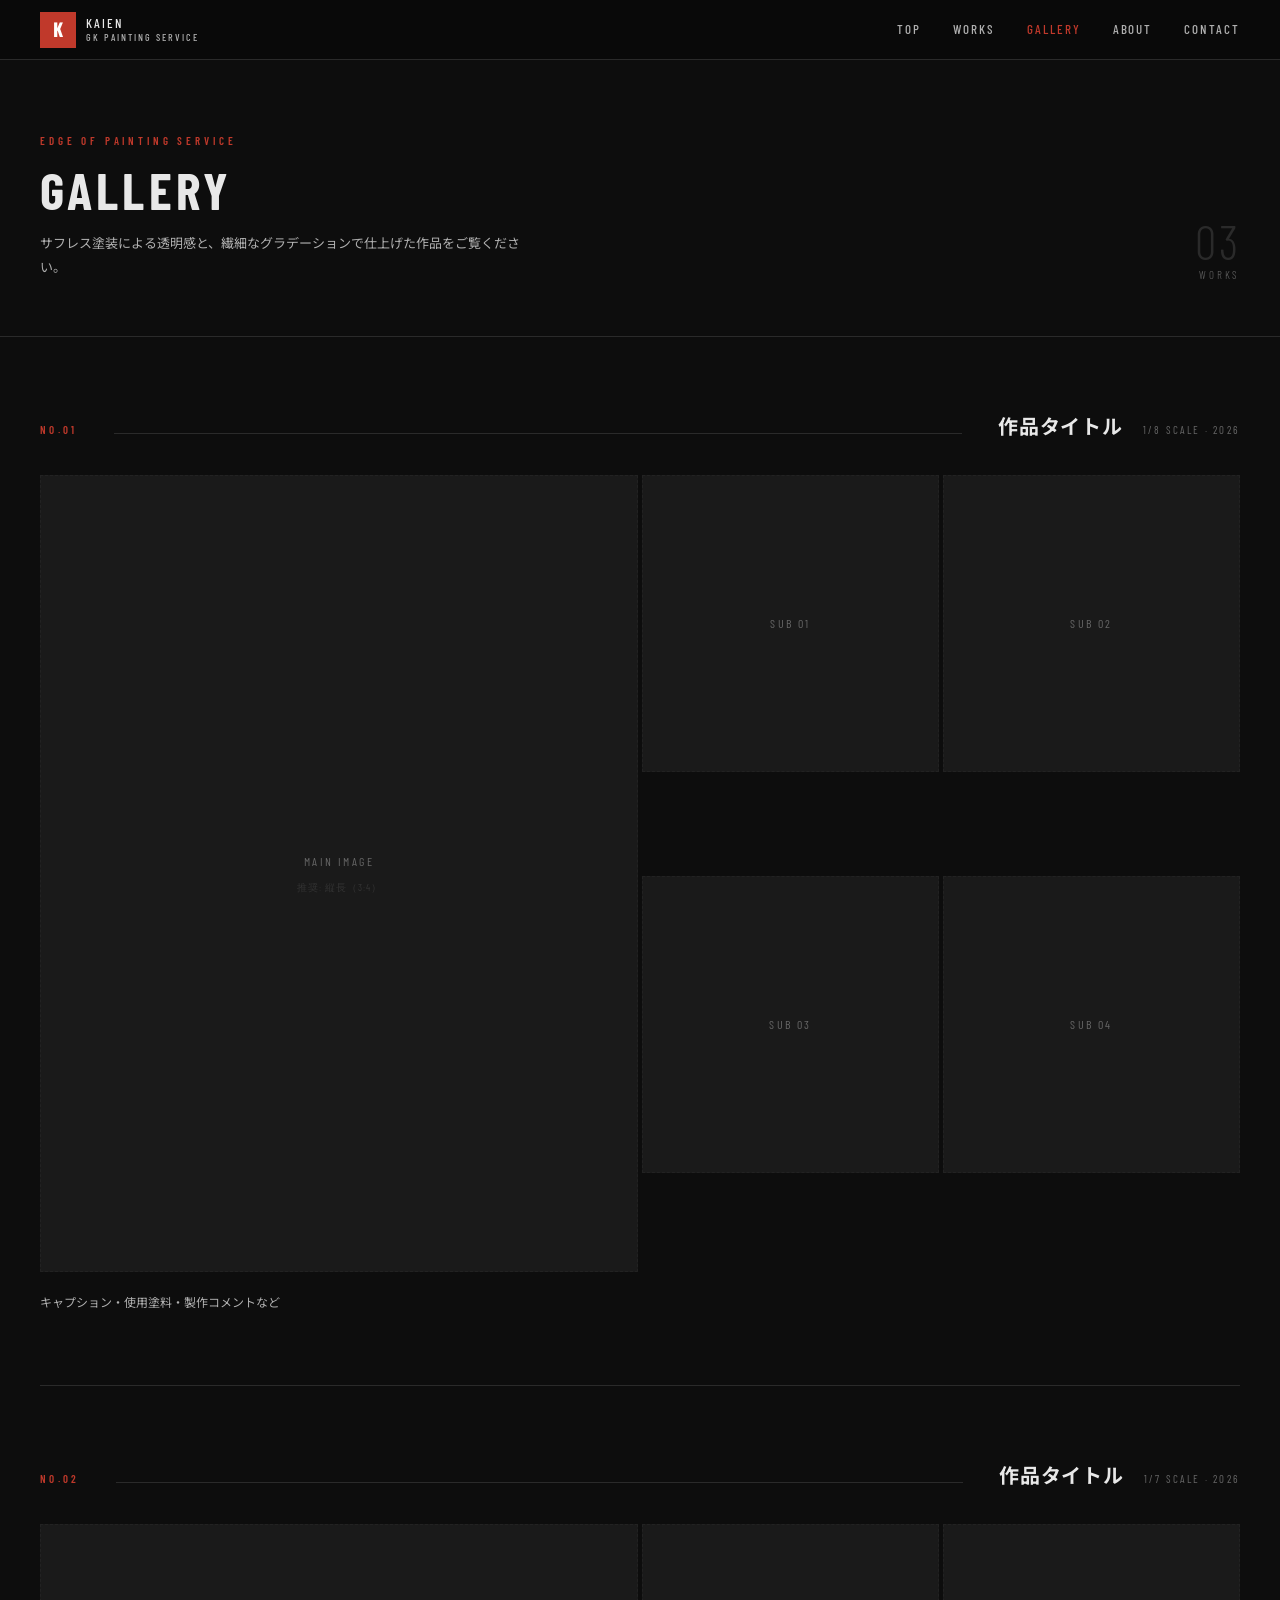
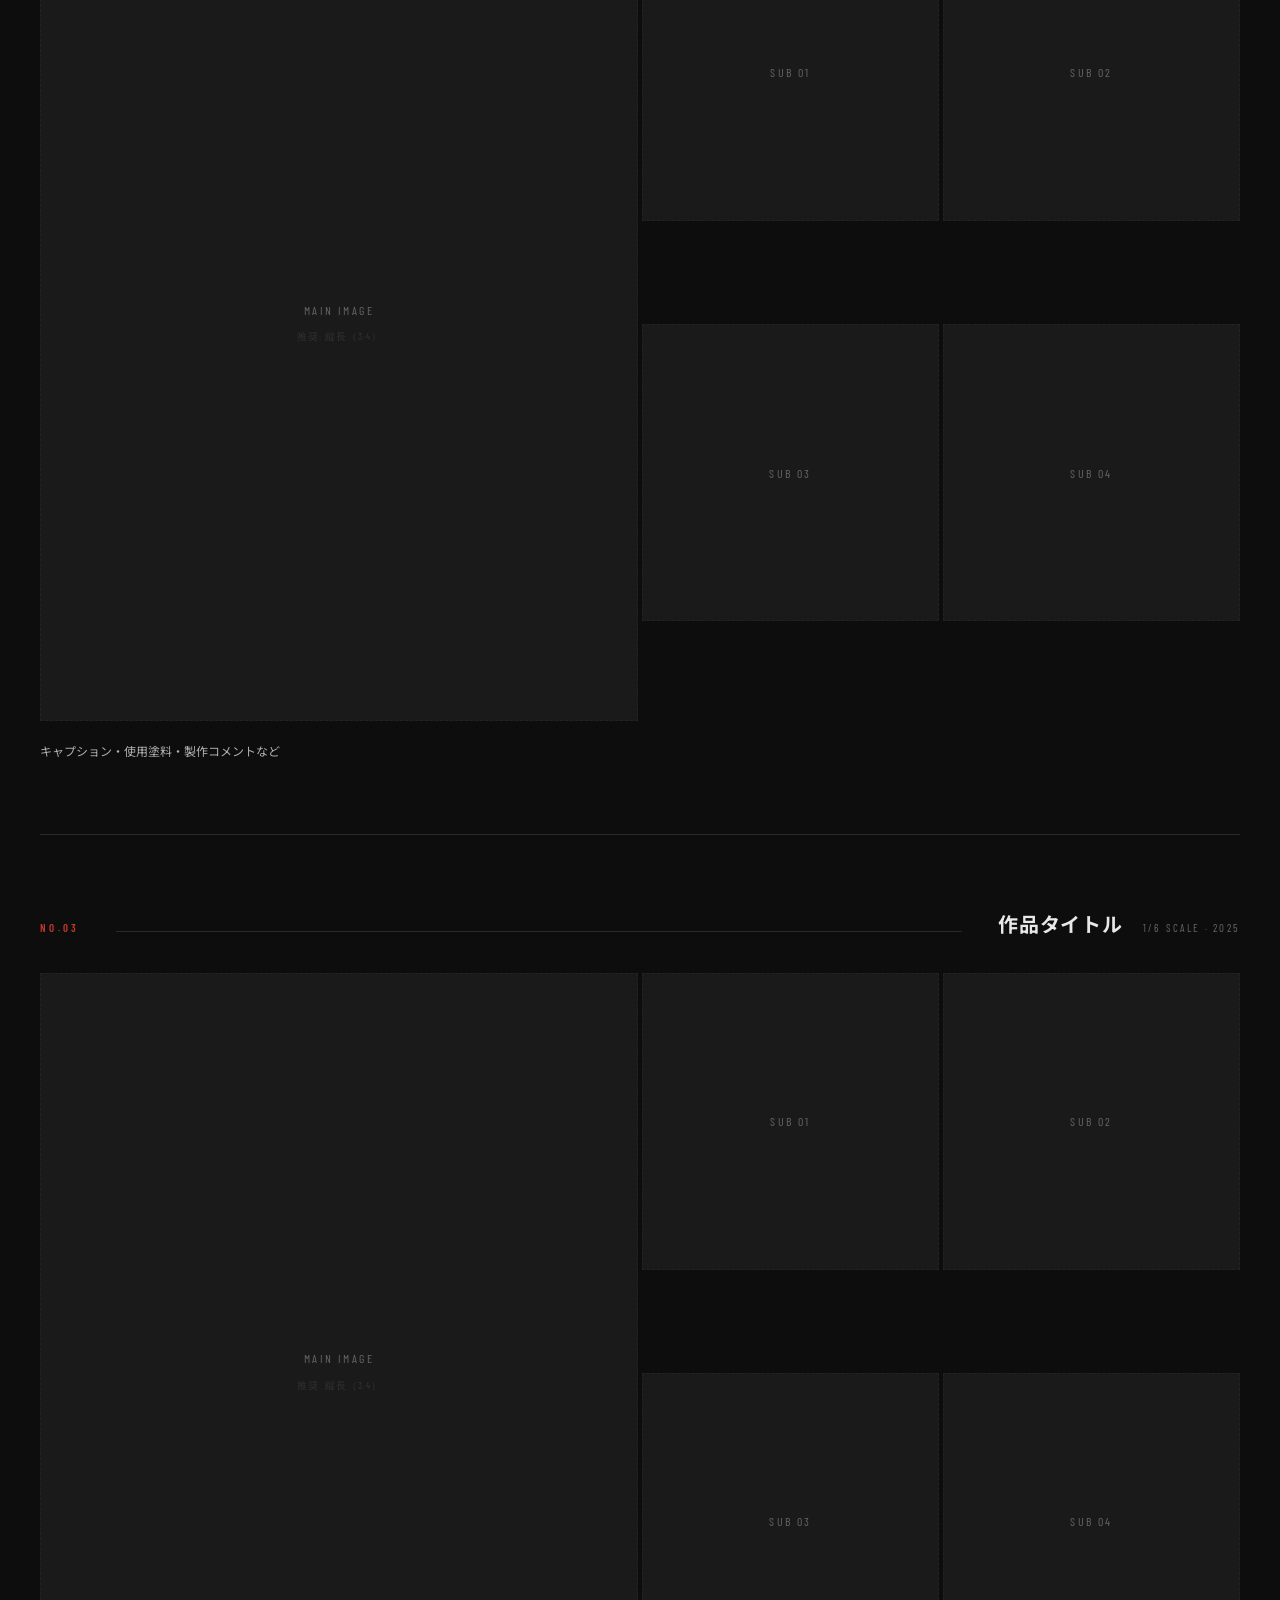
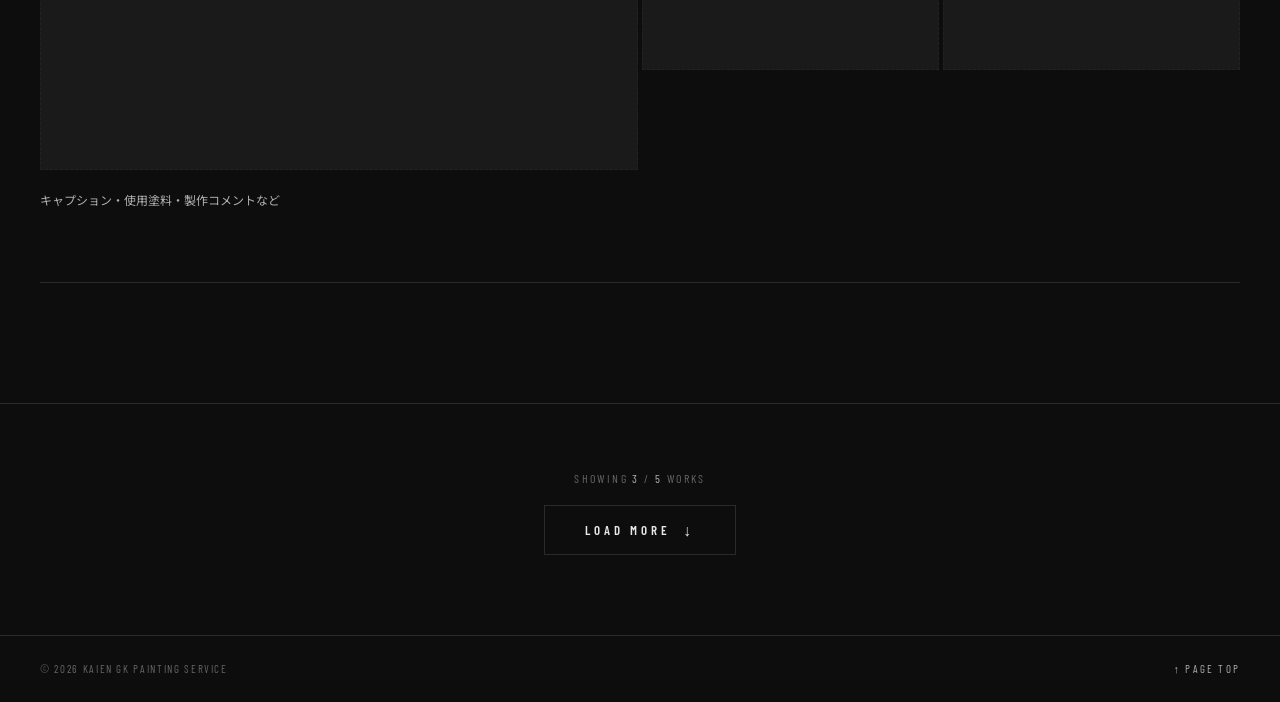
<file: callery.html>
<!DOCTYPE html>
<html lang="ja">

<head>
  <meta charset="UTF-8">
  <meta name="viewport" content="width=device-width, initial-scale=1.0">
  <title>GALLERY — KAIEN GK PAINTING SERVICE</title>
  <link rel="preconnect" href="https://fonts.googleapis.com">
  <link rel="preconnect" href="https://fonts.gstatic.com" crossorigin>
  <link
    href="https://fonts.googleapis.com/css2?family=Barlow+Condensed:wght@300;400;500;600;700&family=Noto+Sans+JP:wght@300;400;500;700&family=Oswald:wght@300;400;500;600&display=swap"
    rel="stylesheet">
  <style>
    *,
    *::before,
    *::after {
      box-sizing: border-box;
      margin: 0;
      padding: 0;
    }

    :root {
      --bg: #0d0d0d;
      --bg2: #111111;
      --surface: #1a1a1a;
      --border: #2a2a2a;
      --accent: #c0392b;
      --accent2: #e74c3c;
      --text: #e8e8e8;
      --text-muted: #b0b0b0;
      --text-dim: #666;
      --nav-h: 60px;
    }

    html {
      scroll-behavior: smooth;
    }

    body {
      background: var(--bg);
      color: var(--text);
      font-family: 'Noto Sans JP', sans-serif;
      font-size: 14px;
      line-height: 1.7;
      overflow-x: hidden;
    }

    a {
      color: inherit;
      text-decoration: none;
    }

    img {
      display: block;
      max-width: 100%;
    }

    /* ─── NAV ─────────────────────────────────────── */
    header {
      position: fixed;
      top: 0;
      left: 0;
      right: 0;
      height: var(--nav-h);
      background: rgba(10, 10, 10, 0.93);
      backdrop-filter: blur(8px);
      border-bottom: 1px solid var(--border);
      z-index: 100;
      display: flex;
      align-items: center;
      justify-content: space-between;
      padding: 0 40px;
    }

    .logo {
      display: flex;
      align-items: center;
      gap: 10px;
    }

    .logo-icon {
      width: 36px;
      height: 36px;
      background: var(--accent);
      display: flex;
      align-items: center;
      justify-content: center;
      font-family: 'Oswald', sans-serif;
      font-size: 18px;
      font-weight: 700;
      color: #fff;
    }

    .logo-text {
      font-family: 'Barlow Condensed', sans-serif;
      font-size: 13px;
      font-weight: 500;
      letter-spacing: .15em;
      line-height: 1.3;
    }

    .logo-text span {
      display: block;
      font-size: 10px;
      color: var(--text-muted);
      letter-spacing: .2em;
    }

    nav {
      display: flex;
      align-items: center;
      gap: 32px;
    }

    nav a {
      font-family: 'Barlow Condensed', sans-serif;
      font-size: 13px;
      font-weight: 500;
      letter-spacing: .15em;
      color: var(--text-muted);
      transition: color .2s;
      text-transform: uppercase;
    }

    nav a:hover {
      color: #fff;
    }

    nav a.active {
      color: var(--accent);
    }

    /* ─── PAGE HEADER ─────────────────────────────── */
    .page-header {
      margin-top: var(--nav-h);
      padding: 72px 40px 56px;
      border-bottom: 1px solid var(--border);
      display: flex;
      align-items: flex-end;
      justify-content: space-between;
      gap: 24px;
    }

    .page-header-left {}

    .page-eyebrow {
      font-family: 'Barlow Condensed', sans-serif;
      font-size: 11px;
      font-weight: 600;
      letter-spacing: .35em;
      text-transform: uppercase;
      color: var(--accent);
      margin-bottom: 12px;
    }

    .page-title {
      font-family: 'Barlow Condensed', sans-serif;
      font-size: 52px;
      font-weight: 700;
      letter-spacing: .08em;
      text-transform: uppercase;
      color: var(--text);
      line-height: 1;
    }

    .page-desc {
      margin-top: 16px;
      font-size: 13px;
      color: var(--text-muted);
      line-height: 1.9;
      max-width: 480px;
    }

    .page-count {
      font-family: 'Barlow Condensed', sans-serif;
      font-size: 48px;
      font-weight: 300;
      letter-spacing: .05em;
      color: var(--border);
      line-height: 1;
      flex-shrink: 0;
    }

    .page-count span {
      display: block;
      font-size: 11px;
      letter-spacing: .25em;
      color: var(--text-dim);
      text-align: right;
      margin-top: 4px;
    }

    /* ─── GALLERY MAIN ────────────────────────────── */
    .gallery-main {
      padding: 0 40px 120px;
    }

    /* ─── WORK BLOCK ──────────────────────────────── */
    .work-block {
      padding: 72px 0;
      border-bottom: 1px solid var(--border);
    }

    .work-block:last-child {
      border-bottom: none;
    }

    /* ブロックヘッダ */
    .work-header {
      display: flex;
      align-items: baseline;
      gap: 20px;
      margin-bottom: 32px;
    }

    .work-num {
      font-family: 'Barlow Condensed', sans-serif;
      font-size: 11px;
      font-weight: 600;
      letter-spacing: .3em;
      color: var(--accent);
      flex-shrink: 0;
    }

    .work-title {
      font-size: 20px;
      font-weight: 700;
      color: var(--text);
      letter-spacing: .04em;
    }

    .work-meta {
      margin-left: auto;
      font-family: 'Barlow Condensed', sans-serif;
      font-size: 11px;
      letter-spacing: .2em;
      color: var(--text-dim);
      text-transform: uppercase;
      flex-shrink: 0;
    }

    .work-title-line {
      flex: 1;
      height: 1px;
      background: var(--border);
      margin: 0 16px;
    }

    /* メイン画像 + サブ4枚 */
    .work-grid {
      display: grid;
      grid-template-columns: 1fr 1fr;
      grid-template-rows: auto auto;
      gap: 4px;
    }

    /* メイン画像：左側2行分 */
    .work-main-img {
      grid-column: 1;
      grid-row: 1 / 3;
      aspect-ratio: 3 / 4;
      overflow: hidden;
      background: var(--surface);
      position: relative;
    }

    /* サブ4枚：右側2×2 */
    .work-sub-grid {
      grid-column: 2;
      grid-row: 1 / 3;
      display: grid;
      grid-template-columns: 1fr 1fr;
      grid-template-rows: 1fr 1fr;
      gap: 4px;
    }

    .work-sub-img {
      aspect-ratio: 1 / 1;
      overflow: hidden;
      background: var(--surface);
      position: relative;
    }

    /* 画像共通 */
    .work-main-img img,
    .work-sub-img img {
      width: 100%;
      height: 100%;
      object-fit: cover;
      transition: transform .5s ease, opacity .3s;
      opacity: .88;
    }

    .work-main-img:hover img,
    .work-sub-img:hover img {
      transform: scale(1.04);
      opacity: 1;
    }

    /* プレースホルダー */
    .img-placeholder {
      width: 100%;
      height: 100%;
      display: flex;
      flex-direction: column;
      align-items: center;
      justify-content: center;
      gap: 8px;
      color: var(--text-dim);
      font-family: 'Barlow Condensed', sans-serif;
      font-size: 12px;
      letter-spacing: .2em;
      border: 1px dashed #222;
      min-height: 120px;
    }

    .img-placeholder small {
      font-size: 10px;
      color: #333;
      letter-spacing: .1em;
    }

    /* LEARN MORE / LOAD MORE */
    .work-footer {
      display: flex;
      align-items: center;
      margin-top: 20px;
      gap: 16px;
    }

    .work-caption {
      font-size: 12px;
      color: var(--text-muted);
      flex: 1;
      line-height: 1.7;
    }

    /* 非表示作品 */
    .work-block.hidden {
      display: none;
    }

    .work-block.fade-in {
      animation: fadeInUp .5s ease forwards;
    }

    @keyframes fadeInUp {
      from {
        opacity: 0;
        transform: translateY(24px);
      }

      to {
        opacity: 1;
        transform: translateY(0);
      }
    }

    /* LOAD MORE ボタンエリア */
    .load-more-wrap {
      display: flex;
      flex-direction: column;
      align-items: center;
      gap: 16px;
      padding: 64px 0 80px;
      border-top: 1px solid var(--border);
    }

    .load-more-count {
      font-family: 'Barlow Condensed', sans-serif;
      font-size: 12px;
      letter-spacing: .2em;
      color: var(--text-dim);
      text-transform: uppercase;
    }

    .load-more-count span {
      color: var(--text-muted);
    }

    .load-more-btn {
      display: inline-flex;
      align-items: center;
      gap: 12px;
      font-family: 'Barlow Condensed', sans-serif;
      font-size: 13px;
      font-weight: 600;
      letter-spacing: .3em;
      text-transform: uppercase;
      color: var(--text);
      border: 1px solid var(--border);
      padding: 14px 40px;
      cursor: pointer;
      background: transparent;
      transition: background .2s, border-color .2s, color .2s;
    }

    .load-more-btn::after {
      content: '↓';
      font-size: 16px;
      transition: transform .2s;
    }

    .load-more-btn:hover {
      background: var(--accent);
      border-color: var(--accent);
      color: #fff;
    }

    .load-more-btn:hover::after {
      transform: translateY(3px);
    }

    .load-more-btn:disabled {
      opacity: .3;
      pointer-events: none;
    }

    /* ─── FOOTER ──────────────────────────────────── */
    footer {
      padding: 24px 40px;
      border-top: 1px solid var(--border);
      display: flex;
      align-items: center;
      justify-content: space-between;
    }

    .footer-copy {
      font-family: 'Barlow Condensed', sans-serif;
      font-size: 11px;
      letter-spacing: .15em;
      color: var(--text-dim);
    }

    .footer-top {
      font-family: 'Barlow Condensed', sans-serif;
      font-size: 11px;
      letter-spacing: .2em;
      text-transform: uppercase;
      color: var(--text-muted);
      transition: color .2s;
    }

    .footer-top:hover {
      color: var(--text);
    }

    /* ─── RESPONSIVE ──────────────────────────────── */
    @media (max-width: 768px) {
      header {
        padding: 0 20px;
      }

      nav {
        gap: 14px;
      }

      nav a {
        font-size: 11px;
      }

      .page-header {
        padding: 56px 20px 40px;
        flex-direction: column;
        align-items: flex-start;
      }

      .page-title {
        font-size: 36px;
      }

      .page-count {
        display: none;
      }

      .gallery-main {
        padding: 0 20px 80px;
      }

      .work-grid {
        grid-template-columns: 1fr;
      }

      .work-main-img {
        grid-column: 1;
        grid-row: auto;
        aspect-ratio: 4/3;
      }

      .work-sub-grid {
        grid-column: 1;
        grid-row: auto;
      }

      footer {
        flex-direction: column;
        gap: 8px;
        text-align: center;
      }
    }
  </style>
</head>

<body>

  <!-- NAV -->
  <header>
    <div class="logo">
      <div class="logo-icon">K</div>
      <div class="logo-text">KAIEN<span>GK PAINTING SERVICE</span></div>
    </div>
    <nav>
      <a href="index.html">TOP</a>
      <a href="works.html">WORKS</a>
      <a href="gallery.html" class="active">GALLERY</a>
      <a href="index.html#about">ABOUT</a>
      <a href="index.html#contact">CONTACT</a>
    </nav>
  </header>

  <!-- PAGE HEADER -->
  <div class="page-header">
    <div class="page-header-left">
      <div class="page-eyebrow">Edge of Painting Service</div>
      <h1 class="page-title">GALLERY</h1>
      <p class="page-desc">サフレス塗装による透明感と、繊細なグラデーションで仕上げた作品をご覧ください。</p>
    </div>
    <div class="page-count">03<span>WORKS</span></div>
  </div>

  <!-- GALLERY -->
  <div class="gallery-main">

    <!-- ─── WORK 01 ─────────────────────────────────── -->
    <div class="work-block">
      <div class="work-header">
        <span class="work-num">NO.01</span>
        <div class="work-title-line"></div>
        <h2 class="work-title">作品タイトル</h2>
        <span class="work-meta">1/8 Scale · 2026</span>
      </div>
      <div class="work-grid">
        <!-- メイン画像 -->
        <div class="work-main-img">
          <!-- <img src="images/works/01_main.webp" alt="作品01 メイン"> -->
          <div class="img-placeholder">
            <span>MAIN IMAGE</span>
            <small>推奨: 縦長（3:4）</small>
          </div>
        </div>
        <!-- サブ4枚 -->
        <div class="work-sub-grid">
          <div class="work-sub-img">
            <!-- <img src="images/works/01_sub1.webp" alt="作品01 サブ1"> -->
            <div class="img-placeholder"><span>SUB 01</span></div>
          </div>
          <div class="work-sub-img">
            <!-- <img src="images/works/01_sub2.webp" alt="作品01 サブ2"> -->
            <div class="img-placeholder"><span>SUB 02</span></div>
          </div>
          <div class="work-sub-img">
            <!-- <img src="images/works/01_sub3.webp" alt="作品01 サブ3"> -->
            <div class="img-placeholder"><span>SUB 03</span></div>
          </div>
          <div class="work-sub-img">
            <!-- <img src="images/works/01_sub4.webp" alt="作品01 サブ4"> -->
            <div class="img-placeholder"><span>SUB 04</span></div>
          </div>
        </div>
      </div>
      <div class="work-footer">
        <p class="work-caption">キャプション・使用塗料・製作コメントなど</p>
      </div>
    </div>

    <!-- ─── WORK 02 ─────────────────────────────────── -->
    <div class="work-block">
      <div class="work-header">
        <span class="work-num">NO.02</span>
        <div class="work-title-line"></div>
        <h2 class="work-title">作品タイトル</h2>
        <span class="work-meta">1/7 Scale · 2026</span>
      </div>
      <div class="work-grid">
        <div class="work-main-img">
          <!-- <img src="images/works/02_main.webp" alt="作品02 メイン"> -->
          <div class="img-placeholder">
            <span>MAIN IMAGE</span>
            <small>推奨: 縦長（3:4）</small>
          </div>
        </div>
        <div class="work-sub-grid">
          <div class="work-sub-img">
            <!-- <img src="images/works/02_sub1.webp" alt="作品02 サブ1"> -->
            <div class="img-placeholder"><span>SUB 01</span></div>
          </div>
          <div class="work-sub-img">
            <!-- <img src="images/works/02_sub2.webp" alt="作品02 サブ2"> -->
            <div class="img-placeholder"><span>SUB 02</span></div>
          </div>
          <div class="work-sub-img">
            <!-- <img src="images/works/02_sub3.webp" alt="作品02 サブ3"> -->
            <div class="img-placeholder"><span>SUB 03</span></div>
          </div>
          <div class="work-sub-img">
            <!-- <img src="images/works/02_sub4.webp" alt="作品02 サブ4"> -->
            <div class="img-placeholder"><span>SUB 04</span></div>
          </div>
        </div>
      </div>
      <div class="work-footer">
        <p class="work-caption">キャプション・使用塗料・製作コメントなど</p>
      </div>
    </div>

    <!-- ─── WORK 03 ─────────────────────────────────── -->
    <div class="work-block">
      <div class="work-header">
        <span class="work-num">NO.03</span>
        <div class="work-title-line"></div>
        <h2 class="work-title">作品タイトル</h2>
        <span class="work-meta">1/6 Scale · 2025</span>
      </div>
      <div class="work-grid">
        <div class="work-main-img">
          <!-- <img src="images/works/03_main.webp" alt="作品03 メイン"> -->
          <div class="img-placeholder">
            <span>MAIN IMAGE</span>
            <small>推奨: 縦長（3:4）</small>
          </div>
        </div>
        <div class="work-sub-grid">
          <div class="work-sub-img">
            <!-- <img src="images/works/03_sub1.webp" alt="作品03 サブ1"> -->
            <div class="img-placeholder"><span>SUB 01</span></div>
          </div>
          <div class="work-sub-img">
            <!-- <img src="images/works/03_sub2.webp" alt="作品03 サブ2"> -->
            <div class="img-placeholder"><span>SUB 02</span></div>
          </div>
          <div class="work-sub-img">
            <!-- <img src="images/works/03_sub3.webp" alt="作品03 サブ3"> -->
            <div class="img-placeholder"><span>SUB 03</span></div>
          </div>
          <div class="work-sub-img">
            <!-- <img src="images/works/03_sub4.webp" alt="作品03 サブ4"> -->
            <div class="img-placeholder"><span>SUB 04</span></div>
          </div>
        </div>
      </div>
      <div class="work-footer">
        <p class="work-caption">キャプション・使用塗料・製作コメントなど</p>
      </div>
    </div>

    <!-- ─── WORK 04（非表示） ──────────────────────────── -->
    <div class="work-block hidden">
      <div class="work-header">
        <span class="work-num">NO.04</span>
        <div class="work-title-line"></div>
        <h2 class="work-title">作品タイトル</h2>
        <span class="work-meta">1/8 Scale · 2025</span>
      </div>
      <div class="work-grid">
        <div class="work-main-img">
          <!-- <img src="images/works/04_main.webp" alt="作品04 メイン"> -->
          <div class="img-placeholder"><span>MAIN IMAGE</span><small>推奨: 縦長（3:4）</small></div>
        </div>
        <div class="work-sub-grid">
          <div class="work-sub-img">
            <div class="img-placeholder"><span>SUB 01</span></div>
          </div>
          <div class="work-sub-img">
            <div class="img-placeholder"><span>SUB 02</span></div>
          </div>
          <div class="work-sub-img">
            <div class="img-placeholder"><span>SUB 03</span></div>
          </div>
          <div class="work-sub-img">
            <div class="img-placeholder"><span>SUB 04</span></div>
          </div>
        </div>
      </div>
      <div class="work-footer">
        <p class="work-caption">キャプション・使用塗料・製作コメントなど</p>
      </div>
    </div>

    <!-- ─── WORK 05（非表示） ──────────────────────────── -->
    <div class="work-block hidden">
      <div class="work-header">
        <span class="work-num">NO.05</span>
        <div class="work-title-line"></div>
        <h2 class="work-title">作品タイトル</h2>
        <span class="work-meta">1/7 Scale · 2024</span>
      </div>
      <div class="work-grid">
        <div class="work-main-img">
          <!-- <img src="images/works/05_main.webp" alt="作品05 メイン"> -->
          <div class="img-placeholder"><span>MAIN IMAGE</span><small>推奨: 縦長（3:4）</small></div>
        </div>
        <div class="work-sub-grid">
          <div class="work-sub-img">
            <div class="img-placeholder"><span>SUB 01</span></div>
          </div>
          <div class="work-sub-img">
            <div class="img-placeholder"><span>SUB 02</span></div>
          </div>
          <div class="work-sub-img">
            <div class="img-placeholder"><span>SUB 03</span></div>
          </div>
          <div class="work-sub-img">
            <div class="img-placeholder"><span>SUB 04</span></div>
          </div>
        </div>
      </div>
      <div class="work-footer">
        <p class="work-caption">キャプション・使用塗料・製作コメントなど</p>
      </div>
    </div>

  </div><!-- /gallery-main -->

  <!-- LOAD MORE -->
  <div class="load-more-wrap" id="loadMoreWrap">
    <div class="load-more-count">SHOWING <span id="shownCount">3</span> / <span id="totalCount">5</span> WORKS</div>
    <button class="load-more-btn" id="loadMoreBtn">LOAD MORE</button>
  </div>

  <!-- FOOTER -->
  <footer>
    <div class="footer-copy">© 2026 KAIEN GK PAINTING SERVICE</div>
    <a href="#" class="footer-top">↑ PAGE TOP</a>
  </footer>

  <script>
    const STEP = 2; // 1回で表示する追加数
    const btn = document.getElementById('loadMoreBtn');
    const shownEl = document.getElementById('shownCount');
    const totalEl = document.getElementById('totalCount');
    const wrap = document.getElementById('loadMoreWrap');

    const allBlocks = Array.from(document.querySelectorAll('.work-block'));
    const hiddenBlocks = allBlocks.filter(b => b.classList.contains('hidden'));
    const total = allBlocks.length;
    let shown = total - hiddenBlocks.length;

    totalEl.textContent = total;
    shownEl.textContent = shown;
    if (shown >= total) wrap.style.display = 'none';

    btn.addEventListener('click', () => {
      const toShow = hiddenBlocks.splice(0, STEP);
      toShow.forEach(block => {
        block.classList.remove('hidden');
        block.classList.add('fade-in');
      });
      shown += toShow.length;
      shownEl.textContent = shown;
      if (shown >= total) wrap.style.display = 'none';
    });
  </script>
</file>
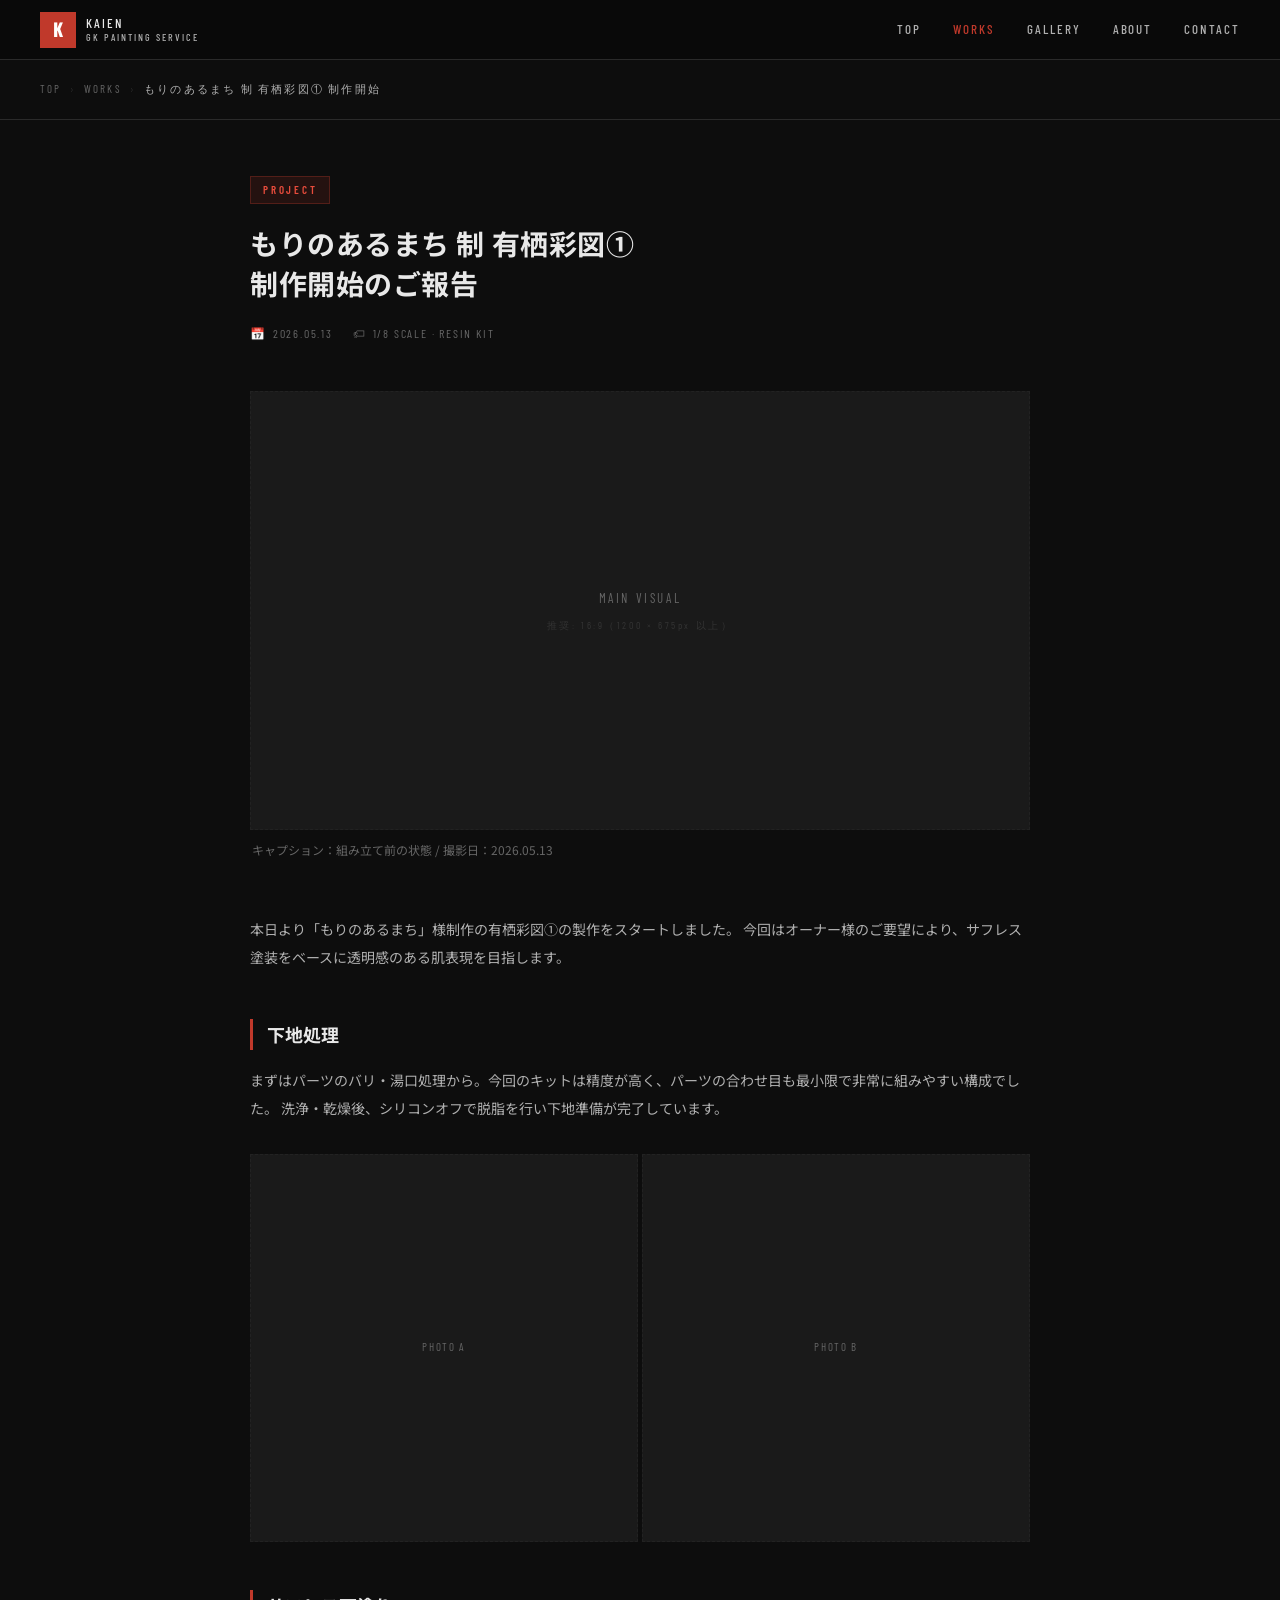
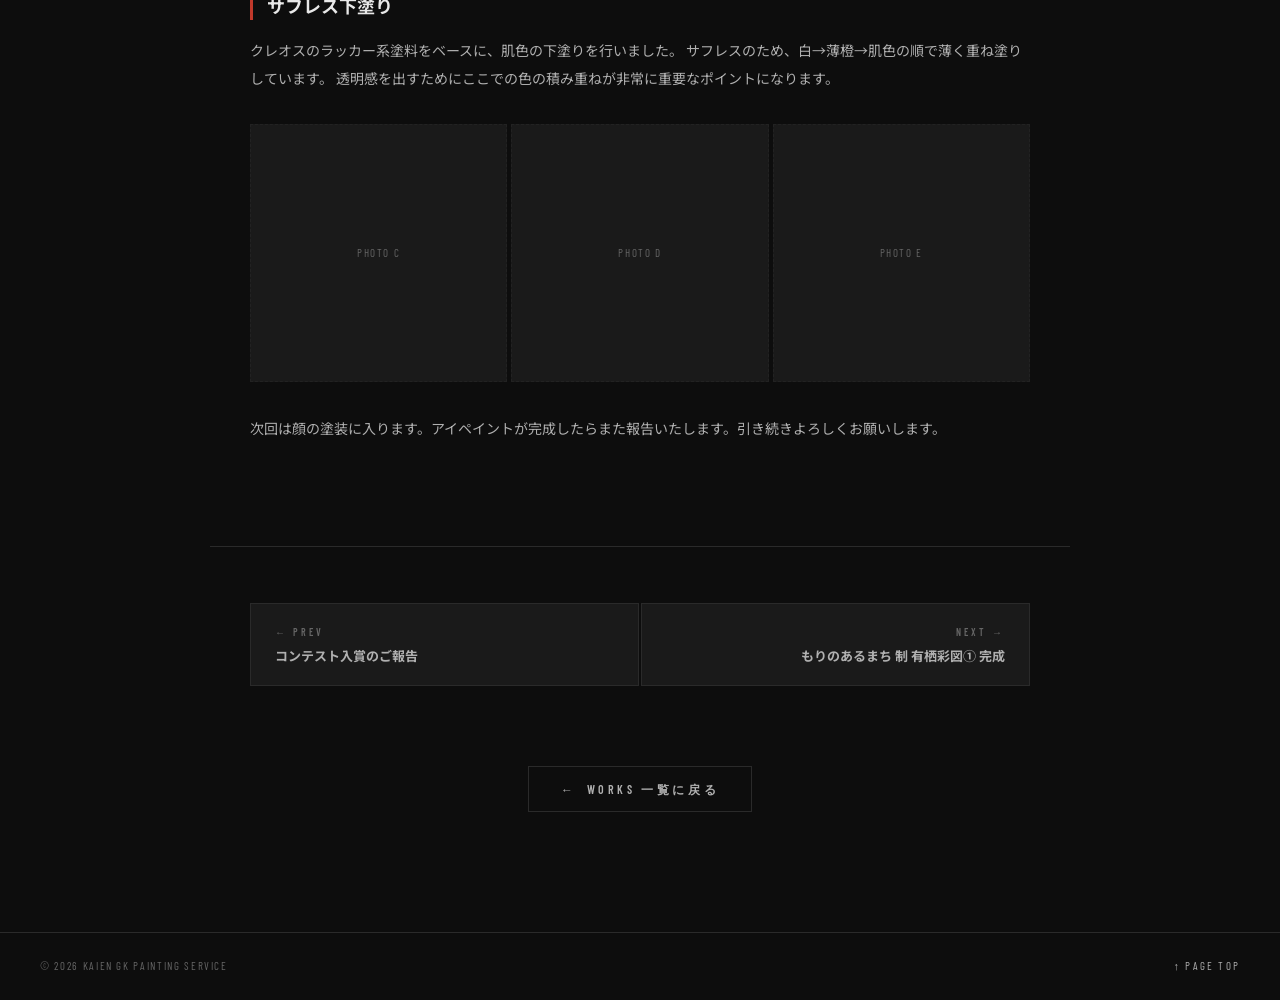
<file: works-detail.html>
<!DOCTYPE html>
<html lang="ja">
<head>
  <meta charset="UTF-8">
  <meta name="viewport" content="width=device-width, initial-scale=1.0">
  <title>制作報告 — KAIEN GK PAINTING SERVICE</title>
  <meta name="description" content="KAIEN GK PAINTING SERVICEのガレージキット制作報告ページ。塗装工程の詳細や使用塗料、仕上がりのコメントをご紹介します。">
  <!-- OGP -->
  <meta property="og:type" content="article">
  <meta property="og:title" content="制作報告 — KAIEN GK PAINTING SERVICE">
  <meta property="og:description" content="ガレージキット塗装の工程詳細や使用塗料、仕上がりのコメントをご紹介。">
  <meta property="og:url" content="http://133.88.116.248/works-detail.html">
  <meta property="og:image" content="http://133.88.116.248/icon.webp">
  <meta property="og:locale" content="ja_JP">
  <meta name="twitter:card" content="summary_large_image">
  <link rel="preconnect" href="https://fonts.googleapis.com">
  <link rel="preconnect" href="https://fonts.gstatic.com" crossorigin>
  <link href="https://fonts.googleapis.com/css2?family=Barlow+Condensed:wght@300;400;500;600;700&family=Noto+Sans+JP:wght@300;400;500;700&family=Oswald:wght@300;400;500;600&display=swap" rel="stylesheet">
  <style>
    *, *::before, *::after { box-sizing: border-box; margin: 0; padding: 0; }
    :root {
      --bg: #0d0d0d; --bg2: #111111; --surface: #1a1a1a; --border: #2a2a2a;
      --accent: #c0392b; --accent2: #e74c3c;
      --text: #e8e8e8; --text-muted: #b0b0b0; --text-dim: #666;
      --nav-h: 60px;
    }
    html { scroll-behavior: smooth; }
    body { background: var(--bg); color: var(--text); font-family: 'Noto Sans JP', sans-serif; font-size: 14px; line-height: 1.7; overflow-x: hidden; }
    a { color: inherit; text-decoration: none; }
    img { display: block; max-width: 100%; }

    /* ─── NAV ─────────────────────────────────────── */
    header { position: fixed; top:0; left:0; right:0; height: var(--nav-h); background: rgba(10,10,10,0.93); backdrop-filter: blur(8px); border-bottom: 1px solid var(--border); z-index:100; display:flex; align-items:center; justify-content:space-between; padding: 0 40px; }
    .logo { display:flex; align-items:center; gap:10px; }
    .logo-icon { width:36px; height:36px; background:var(--accent); display:flex; align-items:center; justify-content:center; font-family:'Oswald',sans-serif; font-size:18px; font-weight:700; color:#fff; }
    .logo-text { font-family:'Barlow Condensed',sans-serif; font-size:13px; font-weight:500; letter-spacing:.15em; line-height:1.3; }
    .logo-text span { display:block; font-size:10px; color:var(--text-muted); letter-spacing:.2em; }
    nav { display:flex; align-items:center; gap:32px; }
    nav a { font-family:'Barlow Condensed',sans-serif; font-size:13px; font-weight:500; letter-spacing:.15em; color:var(--text-muted); transition:color .2s; text-transform:uppercase; }
    nav a:hover { color:#fff; }
    nav a.active { color:var(--accent); }

    /* ─── BREADCRUMB ──────────────────────────────── */
    .breadcrumb {
      margin-top: var(--nav-h);
      padding: 20px 40px;
      border-bottom: 1px solid var(--border);
      display: flex;
      align-items: center;
      gap: 8px;
      font-family: 'Barlow Condensed', sans-serif;
      font-size: 11px; letter-spacing: .2em;
      text-transform: uppercase; color: var(--text-dim);
    }
    .breadcrumb a { color: var(--text-dim); transition: color .2s; }
    .breadcrumb a:hover { color: var(--text-muted); }
    .breadcrumb-sep { color: var(--border); }
    .breadcrumb-current { color: var(--text-muted); }

    /* ─── ARTICLE HEADER ──────────────────────────── */
    .article-header {
      padding: 56px 40px 48px;
      max-width: 860px;
      margin: 0 auto;
    }
    .article-badge {
      display: inline-block;
      font-family: 'Barlow Condensed', sans-serif;
      font-size: 11px; font-weight: 600;
      letter-spacing: .25em; text-transform: uppercase;
      padding: 4px 12px;
      background: rgba(192,57,43,.13);
      color: var(--accent2);
      border: 1px solid rgba(192,57,43,.3);
      margin-bottom: 20px;
    }
    .article-title {
      font-size: 28px; font-weight: 700;
      color: var(--text); line-height: 1.4;
      letter-spacing: .02em;
      margin-bottom: 20px;
    }
    .article-meta {
      display: flex;
      align-items: center;
      gap: 20px;
      font-family: 'Barlow Condensed', sans-serif;
      font-size: 12px; letter-spacing: .15em;
      color: var(--text-dim); text-transform: uppercase;
    }
    .article-meta-item { display: flex; align-items: center; gap: 6px; }

    /* ─── MAIN VISUAL ─────────────────────────────── */
    .article-visual {
      width: 100%;
      max-width: 860px;
      margin: 0 auto 56px;
      padding: 0 40px;
    }
    .article-visual-img {
      width: 100%;
      aspect-ratio: 16 / 9;
      background: var(--surface);
      overflow: hidden;
      position: relative;
    }
    .article-visual-img img { width: 100%; height: 100%; object-fit: cover; }
    .visual-placeholder {
      width: 100%; height: 100%;
      display: flex; flex-direction: column;
      align-items: center; justify-content: center;
      gap: 8px;
      color: var(--text-dim);
      font-family: 'Barlow Condensed', sans-serif;
      font-size: 13px; letter-spacing: .2em;
      border: 1px dashed #222;
    }
    .visual-placeholder small { font-size: 10px; color: #333; }
    .article-visual-caption {
      font-size: 12px; color: var(--text-dim);
      margin-top: 10px; line-height: 1.6;
      padding-left: 2px;
    }

    /* ─── ARTICLE BODY ────────────────────────────── */
    .article-body {
      max-width: 860px;
      margin: 0 auto;
      padding: 0 40px 80px;
    }
    .article-body p {
      font-size: 14px; color: var(--text-muted);
      line-height: 2; margin-bottom: 24px;
    }
    .article-body h2 {
      font-size: 18px; font-weight: 700;
      color: var(--text); margin: 48px 0 16px;
      padding-left: 14px;
      border-left: 3px solid var(--accent);
    }
    .article-body h3 {
      font-size: 15px; font-weight: 700;
      color: var(--text); margin: 32px 0 12px;
    }

    /* インライン画像グリッド */
    .img-grid-2 {
      display: grid;
      grid-template-columns: 1fr 1fr;
      gap: 4px;
      margin: 32px 0;
    }
    .img-grid-3 {
      display: grid;
      grid-template-columns: 1fr 1fr 1fr;
      gap: 4px;
      margin: 32px 0;
    }
    .inline-img {
      aspect-ratio: 1 / 1;
      background: var(--surface);
      overflow: hidden;
    }
    .inline-img img { width: 100%; height: 100%; object-fit: cover; opacity: .88; transition: opacity .3s; }
    .inline-img:hover img { opacity: 1; }
    .inline-img-placeholder {
      width: 100%; height: 100%;
      display: flex; align-items: center; justify-content: center;
      color: var(--text-dim);
      font-family: 'Barlow Condensed', sans-serif;
      font-size: 11px; letter-spacing: .15em;
      border: 1px dashed #222;
    }

    /* ─── DIVIDER ─────────────────────────────────── */
    .article-divider {
      max-width: 860px;
      margin: 0 auto;
      height: 1px;
      background: var(--border);
      margin-bottom: 56px;
    }

    /* ─── PREV / NEXT ─────────────────────────────── */
    .post-nav {
      max-width: 860px;
      margin: 0 auto 80px;
      padding: 0 40px;
      display: grid;
      grid-template-columns: 1fr 1fr;
      gap: 2px;
    }
    .post-nav-item {
      display: block;
      padding: 20px 24px;
      background: var(--surface);
      border: 1px solid var(--border);
      transition: border-color .2s, background .2s;
    }
    .post-nav-item:hover { border-color: var(--accent); background: rgba(192,57,43,.05); }
    .post-nav-item.next { text-align: right; }
    .post-nav-label {
      font-family: 'Barlow Condensed', sans-serif;
      font-size: 10px; font-weight: 600;
      letter-spacing: .3em; text-transform: uppercase;
      color: var(--text-dim); margin-bottom: 6px;
    }
    .post-nav-title {
      font-size: 13px; font-weight: 700;
      color: var(--text-muted); line-height: 1.4;
      transition: color .2s;
    }
    .post-nav-item:hover .post-nav-title { color: var(--text); }

    /* ─── BACK LINK ───────────────────────────────── */
    .back-wrap {
      max-width: 860px;
      margin: 0 auto 120px;
      padding: 0 40px;
      display: flex;
      justify-content: center;
    }
    .back-link {
      display: inline-flex;
      align-items: center;
      gap: 10px;
      font-family: 'Barlow Condensed', sans-serif;
      font-size: 12px; font-weight: 600;
      letter-spacing: .3em; text-transform: uppercase;
      color: var(--text-muted);
      border: 1px solid var(--border);
      padding: 12px 32px;
      transition: border-color .2s, color .2s, background .2s;
    }
    .back-link::before { content: '←'; }
    .back-link:hover { border-color: var(--accent); color: var(--accent); }

    /* ─── FOOTER ──────────────────────────────────── */
    footer { padding:24px 40px; border-top:1px solid var(--border); display:flex; align-items:center; justify-content:space-between; }
    .footer-copy { font-family:'Barlow Condensed',sans-serif; font-size:11px; letter-spacing:.15em; color:var(--text-dim); }
    .footer-top { font-family:'Barlow Condensed',sans-serif; font-size:11px; letter-spacing:.2em; text-transform:uppercase; color:var(--text-muted); transition:color .2s; }
    .footer-top:hover { color:var(--text); }

    /* ─── RESPONSIVE ──────────────────────────────── */
    @media (max-width: 600px) {
      header { padding: 0 20px; }
      nav { gap: 14px; }
      nav a { font-size: 11px; }
      .breadcrumb { padding: 16px 20px; }
      .article-header, .article-visual, .article-body, .post-nav, .back-wrap { padding-left: 20px; padding-right: 20px; }
      .article-title { font-size: 22px; }
      .img-grid-2, .img-grid-3 { grid-template-columns: 1fr 1fr; }
      .post-nav { grid-template-columns: 1fr; }
      footer { flex-direction: column; gap: 8px; text-align: center; }
    }
  </style>
</head>
<body>

<!-- NAV -->
<header>
  <div class="logo">
    <div class="logo-icon">K</div>
    <div class="logo-text">KAIEN<span>GK PAINTING SERVICE</span></div>
  </div>
  <nav>
    <a href="index.html">TOP</a>
    <a href="works.html" class="active">WORKS</a>
    <a href="gallery.html">GALLERY</a>
    <a href="index.html#about">ABOUT</a>
    <a href="index.html#contact">CONTACT</a>
  </nav>
</header>

<!-- BREADCRUMB -->
<div class="breadcrumb">
  <a href="index.html">TOP</a>
  <span class="breadcrumb-sep">›</span>
  <a href="works.html">WORKS</a>
  <span class="breadcrumb-sep">›</span>
  <span class="breadcrumb-current">もりのあるまち 制 有栖彩図① 制作開始</span>
</div>

<!-- ARTICLE HEADER -->
<div class="article-header">
  <div class="article-badge">PROJECT</div>
  <h1 class="article-title">もりのあるまち 制 有栖彩図①<br>制作開始のご報告</h1>
  <div class="article-meta">
    <div class="article-meta-item">
      <span>📅</span>
      <span>2026.05.13</span>
    </div>
    <div class="article-meta-item">
      <span>🏷</span>
      <span>1/8 SCALE · RESIN KIT</span>
    </div>
  </div>
</div>

<!-- MAIN VISUAL -->
<div class="article-visual">
  <div class="article-visual-img">
    <!-- <img src="images/works/detail01_main.webp" alt="メイン画像"> -->
    <div class="visual-placeholder">
      <span>MAIN VISUAL</span>
      <small>推奨: 16:9（1200 × 675px 以上）</small>
    </div>
  </div>
  <p class="article-visual-caption">キャプション：組み立て前の状態 / 撮影日：2026.05.13</p>
</div>

<!-- ARTICLE BODY -->
<div class="article-body">

  <p>
    本日より「もりのあるまち」様制作の有栖彩図①の製作をスタートしました。
    今回はオーナー様のご要望により、サフレス塗装をベースに透明感のある肌表現を目指します。
  </p>

  <h2>下地処理</h2>
  <p>
    まずはパーツのバリ・湯口処理から。今回のキットは精度が高く、パーツの合わせ目も最小限で非常に組みやすい構成でした。
    洗浄・乾燥後、シリコンオフで脱脂を行い下地準備が完了しています。
  </p>

  <!-- 2枚グリッド -->
  <div class="img-grid-2">
    <div class="inline-img">
      <!-- <img src="images/works/detail01_a.webp" alt=""> -->
      <div class="inline-img-placeholder">PHOTO A</div>
    </div>
    <div class="inline-img">
      <!-- <img src="images/works/detail01_b.webp" alt=""> -->
      <div class="inline-img-placeholder">PHOTO B</div>
    </div>
  </div>

  <h2>サフレス下塗り</h2>
  <p>
    クレオスのラッカー系塗料をベースに、肌色の下塗りを行いました。
    サフレスのため、白→薄橙→肌色の順で薄く重ね塗りしています。
    透明感を出すためにここでの色の積み重ねが非常に重要なポイントになります。
  </p>

  <!-- 3枚グリッド -->
  <div class="img-grid-3">
    <div class="inline-img">
      <!-- <img src="images/works/detail01_c.webp" alt=""> -->
      <div class="inline-img-placeholder">PHOTO C</div>
    </div>
    <div class="inline-img">
      <!-- <img src="images/works/detail01_d.webp" alt=""> -->
      <div class="inline-img-placeholder">PHOTO D</div>
    </div>
    <div class="inline-img">
      <!-- <img src="images/works/detail01_e.webp" alt=""> -->
      <div class="inline-img-placeholder">PHOTO E</div>
    </div>
  </div>

  <p>
    次回は顔の塗装に入ります。アイペイントが完成したらまた報告いたします。引き続きよろしくお願いします。
  </p>

</div>

<div class="article-divider"></div>

<!-- PREV / NEXT -->
<div class="post-nav">
  <a class="post-nav-item prev" href="works-detail.html">
    <div class="post-nav-label">← PREV</div>
    <div class="post-nav-title">コンテスト入賞のご報告</div>
  </a>
  <a class="post-nav-item next" href="works-detail.html">
    <div class="post-nav-label">NEXT →</div>
    <div class="post-nav-title">もりのあるまち 制 有栖彩図① 完成</div>
  </a>
</div>

<!-- BACK -->
<div class="back-wrap">
  <a href="works.html" class="back-link">WORKS 一覧に戻る</a>
</div>

<!-- FOOTER -->
<footer>
  <div class="footer-copy">© 2026 KAIEN GK PAINTING SERVICE</div>
  <a href="#" class="footer-top">↑ PAGE TOP</a>
</footer>

</body>
</html>
</file>
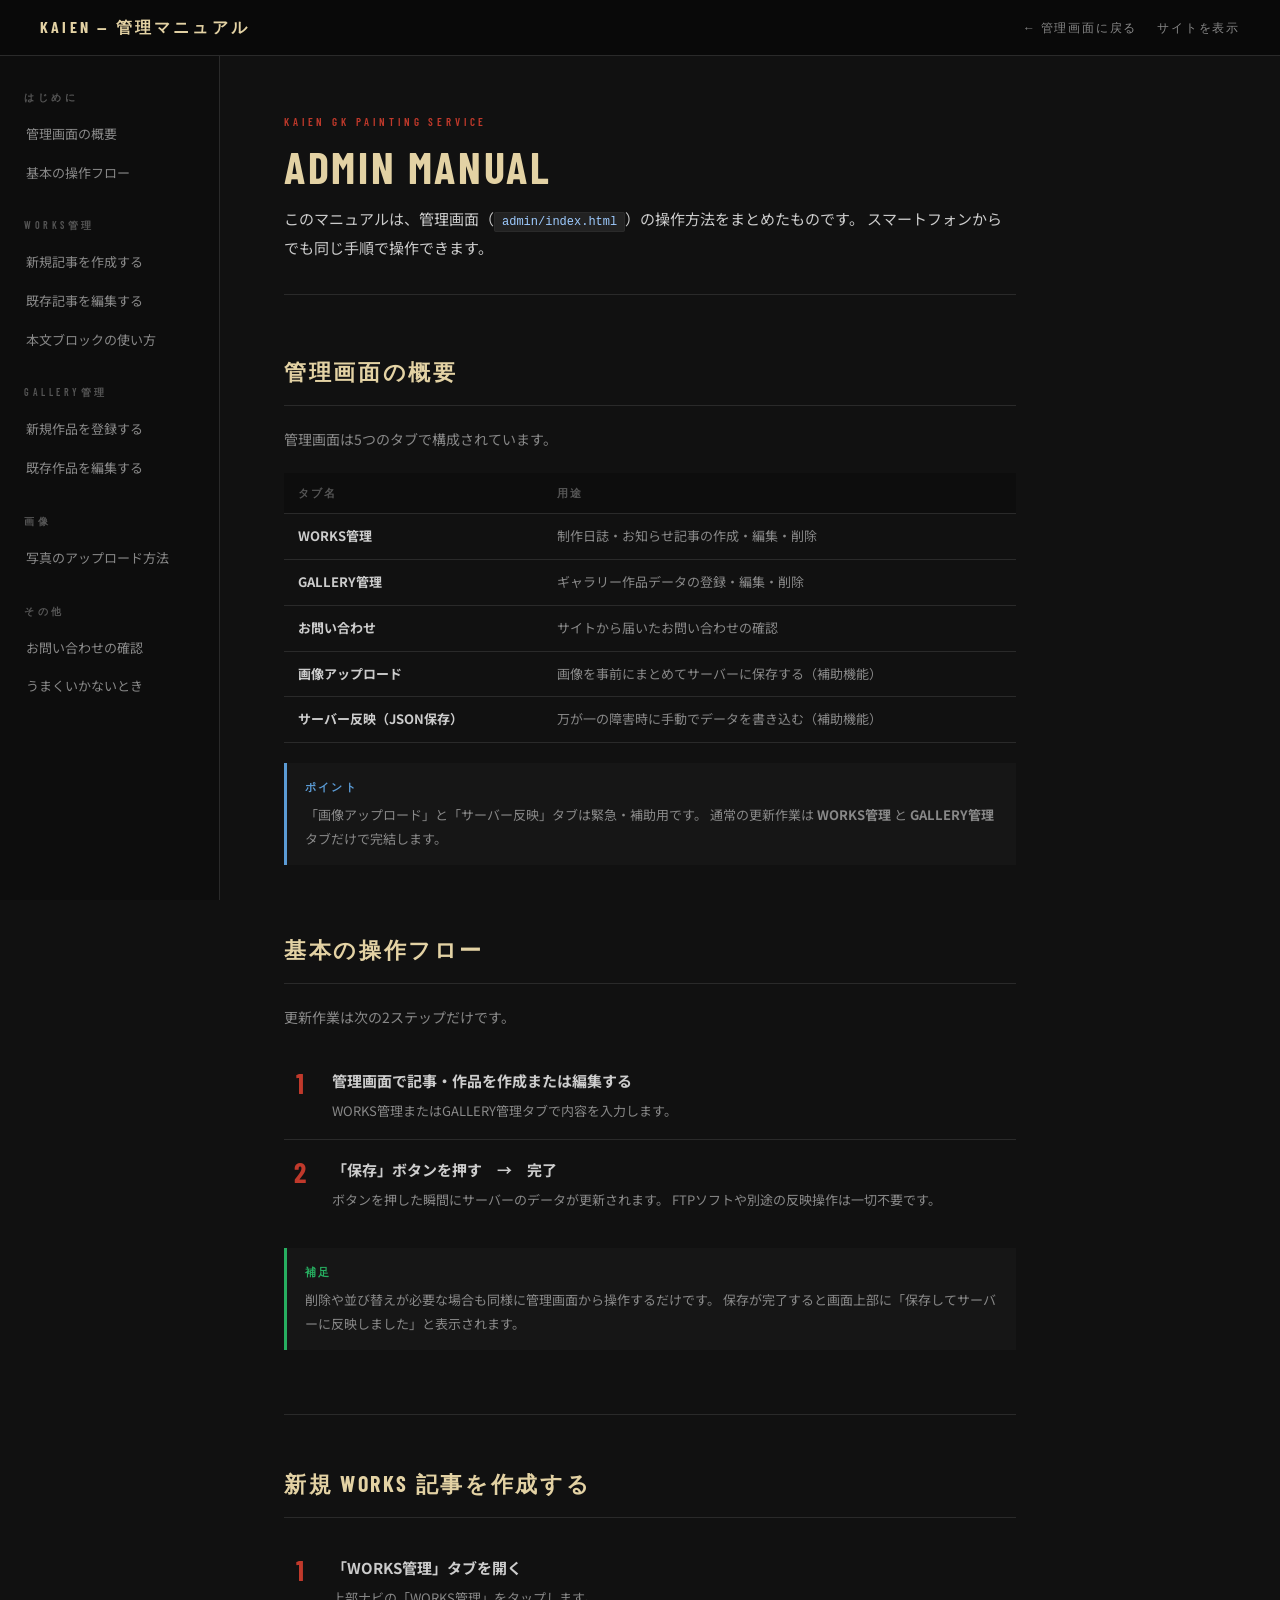
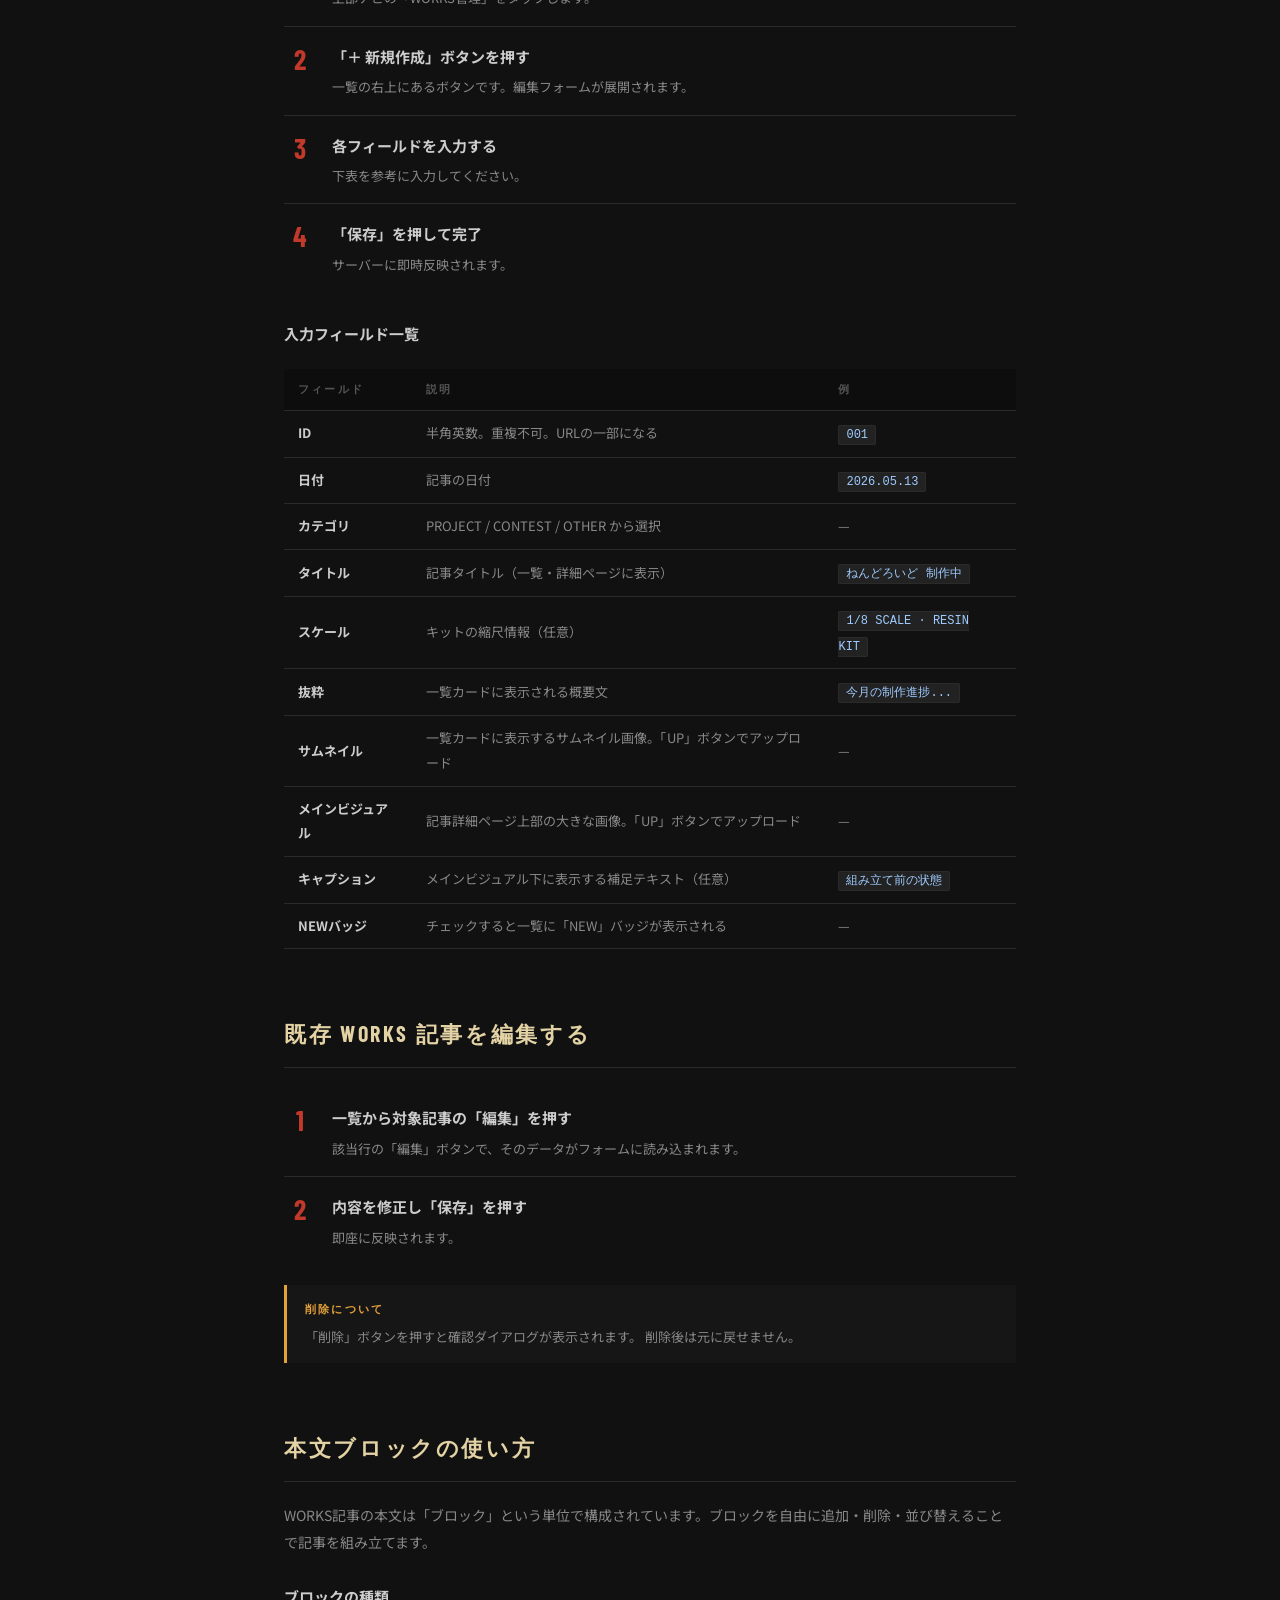
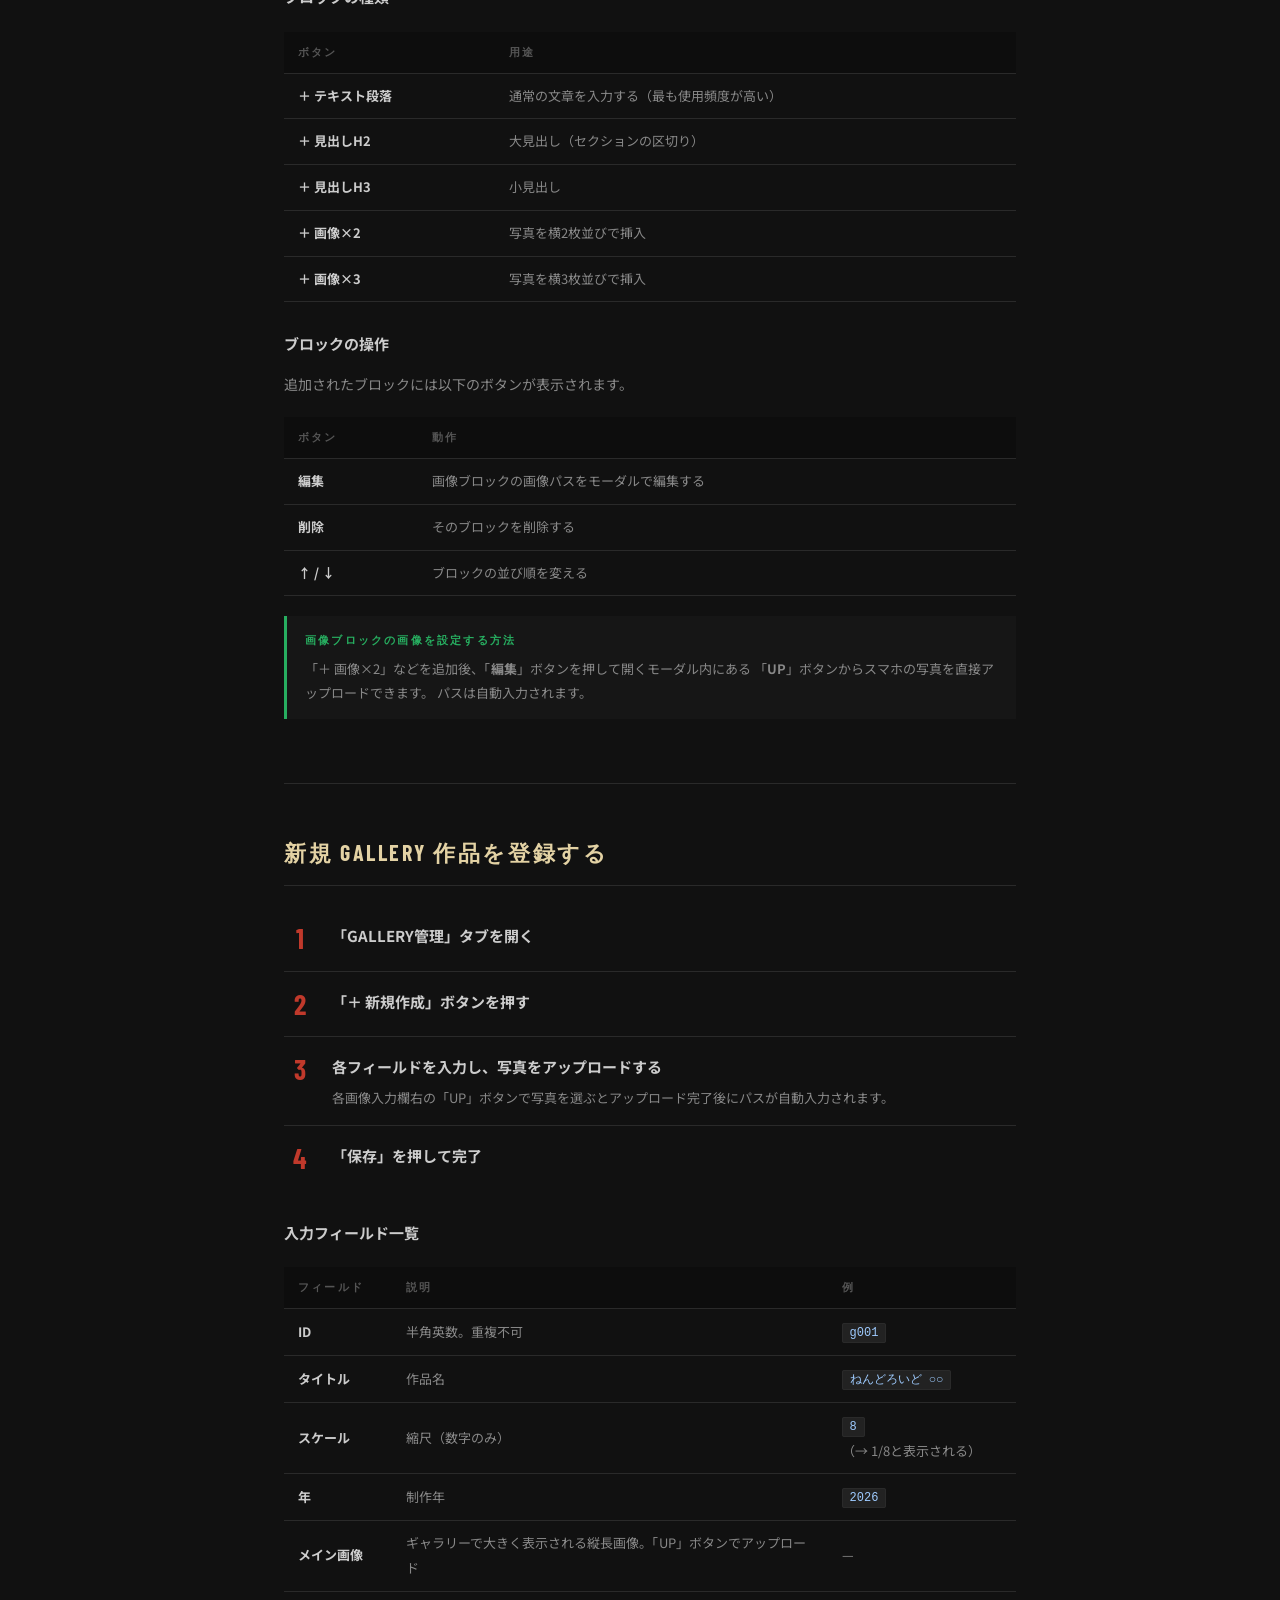
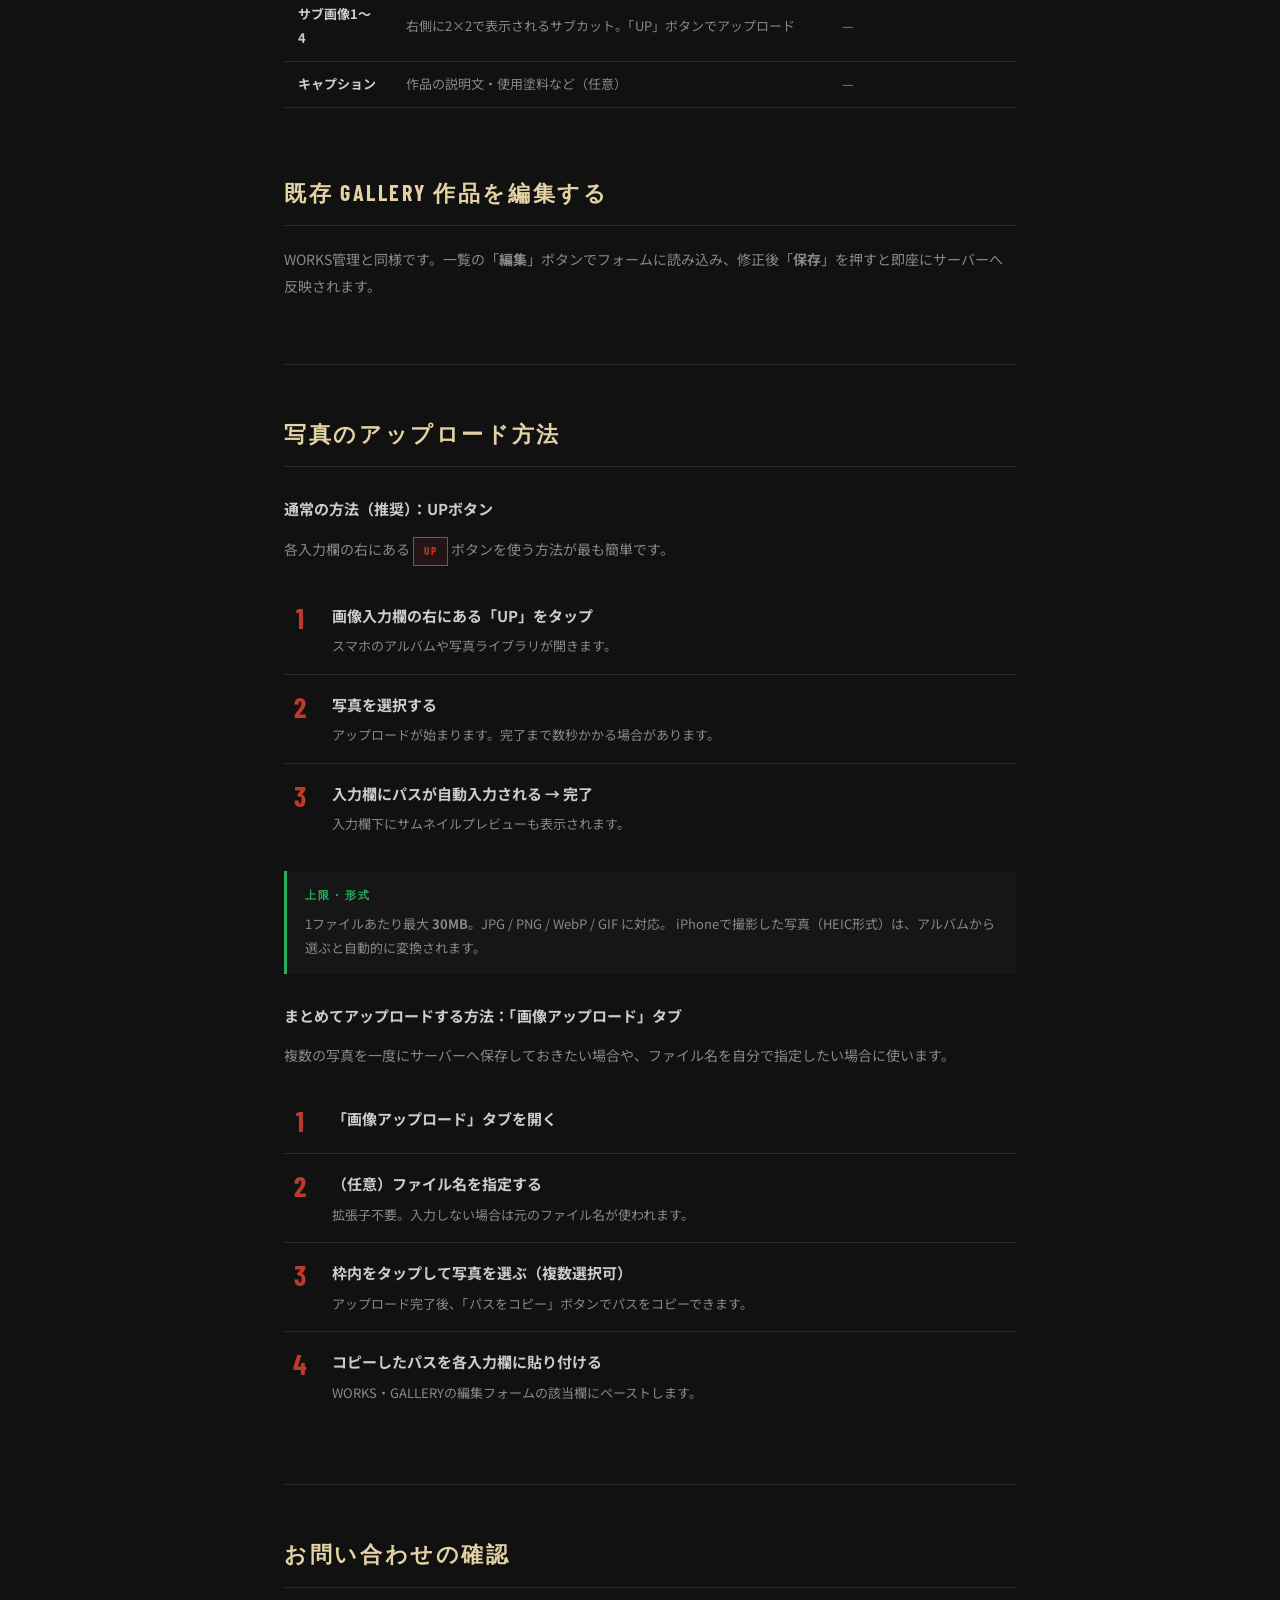
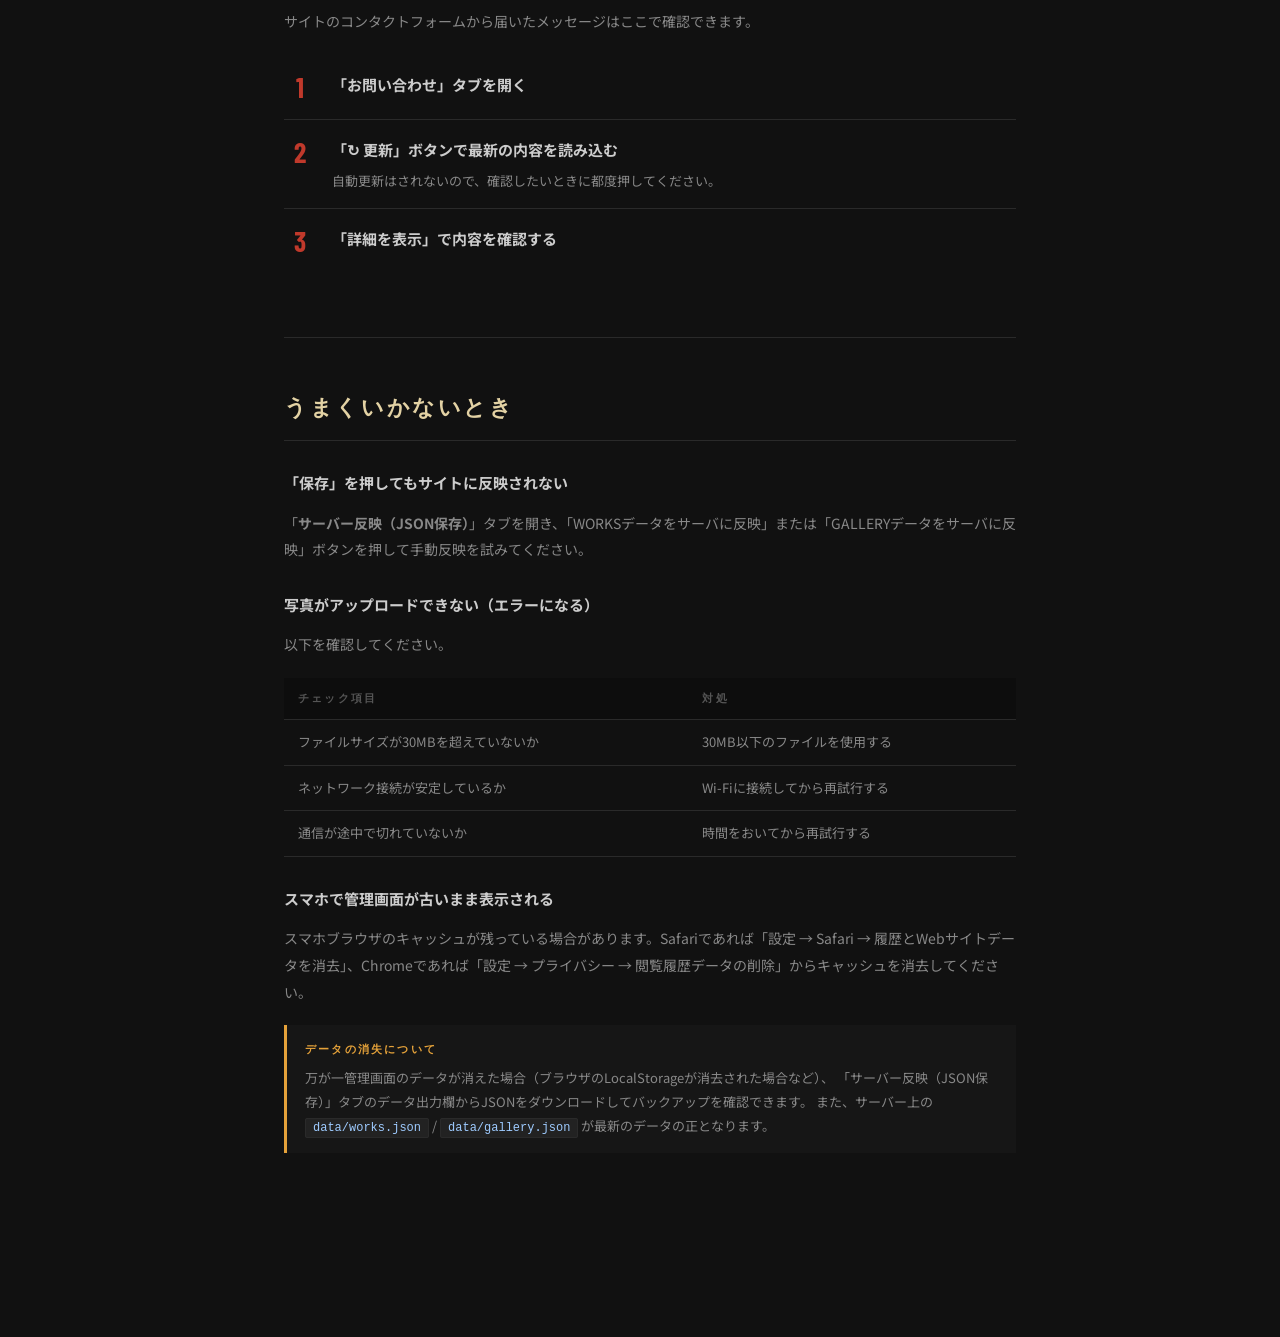
<file: admin/manual.html>
<!DOCTYPE html>
<html lang="ja">
<head>
  <meta charset="UTF-8">
  <meta name="viewport" content="width=device-width, initial-scale=1.0">
  <meta http-equiv="Cache-Control" content="no-cache, no-store, must-revalidate">
  <meta http-equiv="Expires" content="0">
  <title>管理マニュアル — KAIEN GK PAINTING SERVICE</title>
  <link rel="preconnect" href="https://fonts.googleapis.com">
  <link href="https://fonts.googleapis.com/css2?family=Barlow+Condensed:wght@400;600;700&family=Noto+Sans+JP:wght@400;500;700&display=swap" rel="stylesheet">
  <style>
    *, *::before, *::after { box-sizing: border-box; margin: 0; padding: 0; }
    :root {
      --bg: #111;
      --surface: #1a1a1a;
      --border: #2a2a2a;
      --accent: #c0392b;
      --accent2: #e74c3c;
      --text: #ccc;
      --muted: #888;
      --dim: #555;
      --gold: #e3d2a4;
      --green: #27ae60;
    }
    html { scroll-behavior: smooth; }
    body {
      background: var(--bg);
      color: var(--text);
      font-family: 'Noto Sans JP', sans-serif;
      font-size: 15px;
      line-height: 1.9;
    }
    a { color: var(--gold); text-decoration: none; }
    a:hover { text-decoration: underline; }
    code {
      font-family: 'Courier New', monospace;
      background: #222;
      border: 1px solid var(--border);
      padding: 2px 7px;
      font-size: 12px;
      border-radius: 2px;
      color: #9ecbff;
    }

    /* ヘッダ */
    header {
      background: rgba(10,10,10,.96);
      border-bottom: 1px solid var(--border);
      padding: 0 40px;
      height: 56px;
      display: flex;
      align-items: center;
      justify-content: space-between;
      position: sticky;
      top: 0;
      z-index: 100;
    }
    .logo {
      font-family: 'Barlow Condensed', sans-serif;
      font-size: 16px;
      font-weight: 700;
      letter-spacing: .2em;
      color: var(--gold);
      text-transform: uppercase;
    }
    .header-links { display: flex; gap: 20px; }
    .header-links a {
      font-family: 'Barlow Condensed', sans-serif;
      font-size: 12px;
      letter-spacing: .15em;
      color: var(--muted);
      text-decoration: none;
      transition: color .2s;
    }
    .header-links a:hover { color: #fff; }

    /* レイアウト */
    .layout {
      display: grid;
      grid-template-columns: 220px 1fr;
      min-height: calc(100vh - 56px);
    }

    /* サイドナビ */
    .sidenav {
      background: #0d0d0d;
      border-right: 1px solid var(--border);
      padding: 32px 0;
      position: sticky;
      top: 56px;
      height: calc(100vh - 56px);
      overflow-y: auto;
    }
    .nav-section-label {
      font-family: 'Barlow Condensed', sans-serif;
      font-size: 10px;
      font-weight: 600;
      letter-spacing: .35em;
      text-transform: uppercase;
      color: var(--dim);
      padding: 0 24px;
      margin-bottom: 8px;
      margin-top: 24px;
    }
    .nav-section-label:first-child { margin-top: 0; }
    .sidenav a {
      display: block;
      font-size: 13px;
      color: var(--muted);
      padding: 7px 24px;
      text-decoration: none;
      border-left: 2px solid transparent;
      transition: color .15s, border-color .15s;
    }
    .sidenav a:hover { color: #fff; border-left-color: var(--border); }

    /* メインコンテンツ */
    main {
      padding: 56px 64px 120px;
      max-width: 860px;
    }

    /* タイトル */
    .page-eyebrow {
      font-family: 'Barlow Condensed', sans-serif;
      font-size: 11px;
      font-weight: 600;
      letter-spacing: .35em;
      text-transform: uppercase;
      color: var(--accent);
      margin-bottom: 12px;
    }
    .page-title {
      font-family: 'Barlow Condensed', sans-serif;
      font-size: 44px;
      font-weight: 700;
      letter-spacing: .06em;
      text-transform: uppercase;
      color: var(--gold);
      line-height: 1;
      margin-bottom: 16px;
    }
    .page-desc {
      font-size: 14px;
      color: var(--muted);
      margin-bottom: 56px;
      padding-bottom: 32px;
      border-bottom: 1px solid var(--border);
    }

    /* セクション */
    .section {
      margin-bottom: 64px;
    }
    h2 {
      font-family: 'Barlow Condensed', sans-serif;
      font-size: 22px;
      font-weight: 700;
      letter-spacing: .12em;
      text-transform: uppercase;
      color: var(--gold);
      margin-bottom: 20px;
      padding-bottom: 12px;
      border-bottom: 1px solid var(--border);
      scroll-margin-top: 80px;
    }
    h3 {
      font-size: 15px;
      font-weight: 700;
      color: var(--text);
      margin: 28px 0 12px;
    }
    p {
      font-size: 14px;
      color: var(--muted);
      line-height: 1.9;
      margin-bottom: 16px;
    }
    .lead {
      font-size: 15px;
      color: var(--text);
    }

    /* ステップ */
    .steps {
      display: flex;
      flex-direction: column;
      gap: 0;
      margin: 20px 0;
    }
    .step {
      display: flex;
      align-items: flex-start;
      gap: 16px;
      padding: 16px 0;
      border-bottom: 1px solid var(--border);
    }
    .step:last-child { border-bottom: none; }
    .step-num {
      font-family: 'Barlow Condensed', sans-serif;
      font-size: 28px;
      font-weight: 700;
      color: var(--accent);
      line-height: 1;
      flex-shrink: 0;
      width: 32px;
      text-align: center;
      padding-top: 2px;
    }
    .step-body {}
    .step-title {
      font-size: 15px;
      font-weight: 700;
      color: var(--text);
      margin-bottom: 4px;
    }
    .step-desc {
      font-size: 13px;
      color: var(--muted);
      line-height: 1.8;
    }

    /* コールアウト */
    .callout {
      border-left: 3px solid var(--border);
      padding: 14px 18px;
      margin: 20px 0;
      font-size: 13px;
      line-height: 1.85;
      color: var(--muted);
      background: rgba(255,255,255,.02);
    }
    .callout.tip { border-left-color: var(--green); }
    .callout.warn { border-left-color: #e5a23a; }
    .callout.info { border-left-color: #5b9bd5; }
    .callout-label {
      font-family: 'Barlow Condensed', sans-serif;
      font-size: 11px;
      font-weight: 700;
      letter-spacing: .2em;
      text-transform: uppercase;
      margin-bottom: 6px;
    }
    .callout.tip .callout-label  { color: var(--green); }
    .callout.warn .callout-label { color: #e5a23a; }
    .callout.info .callout-label { color: #5b9bd5; }

    /* テーブル */
    table {
      width: 100%;
      border-collapse: collapse;
      font-size: 13px;
      margin: 20px 0;
    }
    th, td {
      padding: 10px 14px;
      text-align: left;
      border-bottom: 1px solid var(--border);
    }
    th {
      font-family: 'Barlow Condensed', sans-serif;
      font-size: 11px;
      font-weight: 600;
      letter-spacing: .2em;
      text-transform: uppercase;
      color: var(--dim);
      background: #0d0d0d;
    }
    td { color: var(--muted); }
    td strong { color: var(--text); }

    /* バッジ */
    .badge {
      display: inline-block;
      font-family: 'Barlow Condensed', sans-serif;
      font-size: 10px;
      font-weight: 700;
      letter-spacing: .15em;
      text-transform: uppercase;
      padding: 2px 8px;
      border: 1px solid;
      margin-right: 4px;
    }
    .badge-tab { border-color: var(--border); color: var(--muted); }
    .badge-btn { border-color: rgba(192,57,43,.4); color: var(--accent); background: rgba(192,57,43,.08); }
    .badge-key { border-color: var(--border); color: #9ecbff; background: #1a1f2e; }

    /* インラインUI要素 */
    .ui-btn {
      display: inline-block;
      font-family: 'Barlow Condensed', sans-serif;
      font-size: 11px;
      font-weight: 700;
      letter-spacing: .15em;
      text-transform: uppercase;
      padding: 3px 10px;
      border: 1px solid var(--accent);
      color: var(--accent);
      background: rgba(192,57,43,.1);
    }

    /* 区切り */
    hr {
      border: none;
      border-top: 1px solid var(--border);
      margin: 48px 0;
    }

    /* モバイル */
    @media (max-width: 768px) {
      .layout { grid-template-columns: 1fr; }
      .sidenav { display: none; }
      main { padding: 32px 24px 80px; }
      header { padding: 0 20px; }
      .page-title { font-size: 32px; }
    }
  </style>
</head>
<body>

<header>
  <div class="logo">KAIEN — 管理マニュアル</div>
  <div class="header-links">
    <a href="index.html">← 管理画面に戻る</a>
    <a href="../index.html" target="_blank">サイトを表示</a>
  </div>
</header>

<div class="layout">
  <nav class="sidenav">
    <div class="nav-section-label">はじめに</div>
    <a href="#overview">管理画面の概要</a>
    <a href="#basic-flow">基本の操作フロー</a>

    <div class="nav-section-label">WORKS管理</div>
    <a href="#works-new">新規記事を作成する</a>
    <a href="#works-edit">既存記事を編集する</a>
    <a href="#works-body">本文ブロックの使い方</a>

    <div class="nav-section-label">GALLERY管理</div>
    <a href="#gallery-new">新規作品を登録する</a>
    <a href="#gallery-edit">既存作品を編集する</a>

    <div class="nav-section-label">画像</div>
    <a href="#image-upload">写真のアップロード方法</a>

    <div class="nav-section-label">その他</div>
    <a href="#contacts">お問い合わせの確認</a>
    <a href="#troubleshoot">うまくいかないとき</a>
  </nav>

  <main>
    <div class="page-eyebrow">KAIEN GK PAINTING SERVICE</div>
    <h1 class="page-title">Admin Manual</h1>
    <p class="page-desc lead">
      このマニュアルは、管理画面（<code>admin/index.html</code>）の操作方法をまとめたものです。
      スマートフォンからでも同じ手順で操作できます。
    </p>

    <!-- ===== 概要 ===== -->
    <div class="section" id="overview">
      <h2>管理画面の概要</h2>
      <p>管理画面は5つのタブで構成されています。</p>
      <table>
        <tr>
          <th>タブ名</th>
          <th>用途</th>
        </tr>
        <tr>
          <td><strong>WORKS管理</strong></td>
          <td>制作日誌・お知らせ記事の作成・編集・削除</td>
        </tr>
        <tr>
          <td><strong>GALLERY管理</strong></td>
          <td>ギャラリー作品データの登録・編集・削除</td>
        </tr>
        <tr>
          <td><strong>お問い合わせ</strong></td>
          <td>サイトから届いたお問い合わせの確認</td>
        </tr>
        <tr>
          <td><strong>画像アップロード</strong></td>
          <td>画像を事前にまとめてサーバーに保存する（補助機能）</td>
        </tr>
        <tr>
          <td><strong>サーバー反映（JSON保存）</strong></td>
          <td>万が一の障害時に手動でデータを書き込む（補助機能）</td>
        </tr>
      </table>

      <div class="callout info">
        <div class="callout-label">ポイント</div>
        「画像アップロード」と「サーバー反映」タブは緊急・補助用です。
        通常の更新作業は <strong>WORKS管理</strong> と <strong>GALLERY管理</strong> タブだけで完結します。
      </div>
    </div>

    <!-- ===== 基本フロー ===== -->
    <div class="section" id="basic-flow">
      <h2>基本の操作フロー</h2>
      <p>更新作業は次の2ステップだけです。</p>

      <div class="steps">
        <div class="step">
          <div class="step-num">1</div>
          <div class="step-body">
            <div class="step-title">管理画面で記事・作品を作成または編集する</div>
            <div class="step-desc">WORKS管理またはGALLERY管理タブで内容を入力します。</div>
          </div>
        </div>
        <div class="step">
          <div class="step-num">2</div>
          <div class="step-body">
            <div class="step-title">「保存」ボタンを押す　→　完了</div>
            <div class="step-desc">
              ボタンを押した瞬間にサーバーのデータが更新されます。
              FTPソフトや別途の反映操作は一切不要です。
            </div>
          </div>
        </div>
      </div>

      <div class="callout tip">
        <div class="callout-label">補足</div>
        削除や並び替えが必要な場合も同様に管理画面から操作するだけです。
        保存が完了すると画面上部に「保存してサーバーに反映しました」と表示されます。
      </div>
    </div>

    <hr>

    <!-- ===== WORKS 新規 ===== -->
    <div class="section" id="works-new">
      <h2>新規 WORKS 記事を作成する</h2>

      <div class="steps">
        <div class="step">
          <div class="step-num">1</div>
          <div class="step-body">
            <div class="step-title">「WORKS管理」タブを開く</div>
            <div class="step-desc">上部ナビの「WORKS管理」をタップします。</div>
          </div>
        </div>
        <div class="step">
          <div class="step-num">2</div>
          <div class="step-body">
            <div class="step-title">「＋ 新規作成」ボタンを押す</div>
            <div class="step-desc">一覧の右上にあるボタンです。編集フォームが展開されます。</div>
          </div>
        </div>
        <div class="step">
          <div class="step-num">3</div>
          <div class="step-body">
            <div class="step-title">各フィールドを入力する</div>
            <div class="step-desc">下表を参考に入力してください。</div>
          </div>
        </div>
        <div class="step">
          <div class="step-num">4</div>
          <div class="step-body">
            <div class="step-title">「保存」を押して完了</div>
            <div class="step-desc">サーバーに即時反映されます。</div>
          </div>
        </div>
      </div>

      <h3>入力フィールド一覧</h3>
      <table>
        <tr><th>フィールド</th><th>説明</th><th>例</th></tr>
        <tr><td><strong>ID</strong></td><td>半角英数。重複不可。URLの一部になる</td><td><code>001</code></td></tr>
        <tr><td><strong>日付</strong></td><td>記事の日付</td><td><code>2026.05.13</code></td></tr>
        <tr><td><strong>カテゴリ</strong></td><td>PROJECT / CONTEST / OTHER から選択</td><td>—</td></tr>
        <tr><td><strong>タイトル</strong></td><td>記事タイトル（一覧・詳細ページに表示）</td><td><code>ねんどろいど 制作中</code></td></tr>
        <tr><td><strong>スケール</strong></td><td>キットの縮尺情報（任意）</td><td><code>1/8 SCALE · RESIN KIT</code></td></tr>
        <tr><td><strong>抜粋</strong></td><td>一覧カードに表示される概要文</td><td><code>今月の制作進捗...</code></td></tr>
        <tr><td><strong>サムネイル</strong></td><td>一覧カードに表示するサムネイル画像。「UP」ボタンでアップロード</td><td>—</td></tr>
        <tr><td><strong>メインビジュアル</strong></td><td>記事詳細ページ上部の大きな画像。「UP」ボタンでアップロード</td><td>—</td></tr>
        <tr><td><strong>キャプション</strong></td><td>メインビジュアル下に表示する補足テキスト（任意）</td><td><code>組み立て前の状態</code></td></tr>
        <tr><td><strong>NEWバッジ</strong></td><td>チェックすると一覧に「NEW」バッジが表示される</td><td>—</td></tr>
      </table>
    </div>

    <!-- ===== WORKS 編集 ===== -->
    <div class="section" id="works-edit">
      <h2>既存 WORKS 記事を編集する</h2>
      <div class="steps">
        <div class="step">
          <div class="step-num">1</div>
          <div class="step-body">
            <div class="step-title">一覧から対象記事の「編集」を押す</div>
            <div class="step-desc">該当行の「編集」ボタンで、そのデータがフォームに読み込まれます。</div>
          </div>
        </div>
        <div class="step">
          <div class="step-num">2</div>
          <div class="step-body">
            <div class="step-title">内容を修正し「保存」を押す</div>
            <div class="step-desc">即座に反映されます。</div>
          </div>
        </div>
      </div>

      <div class="callout warn">
        <div class="callout-label">削除について</div>
        「削除」ボタンを押すと確認ダイアログが表示されます。
        削除後は元に戻せません。
      </div>
    </div>

    <!-- ===== WORKS 本文ブロック ===== -->
    <div class="section" id="works-body">
      <h2>本文ブロックの使い方</h2>
      <p>WORKS記事の本文は「ブロック」という単位で構成されています。ブロックを自由に追加・削除・並び替えることで記事を組み立てます。</p>

      <h3>ブロックの種類</h3>
      <table>
        <tr><th>ボタン</th><th>用途</th></tr>
        <tr><td><strong>＋ テキスト段落</strong></td><td>通常の文章を入力する（最も使用頻度が高い）</td></tr>
        <tr><td><strong>＋ 見出しH2</strong></td><td>大見出し（セクションの区切り）</td></tr>
        <tr><td><strong>＋ 見出しH3</strong></td><td>小見出し</td></tr>
        <tr><td><strong>＋ 画像×2</strong></td><td>写真を横2枚並びで挿入</td></tr>
        <tr><td><strong>＋ 画像×3</strong></td><td>写真を横3枚並びで挿入</td></tr>
      </table>

      <h3>ブロックの操作</h3>
      <p>追加されたブロックには以下のボタンが表示されます。</p>
      <table>
        <tr><th>ボタン</th><th>動作</th></tr>
        <tr><td><strong>編集</strong></td><td>画像ブロックの画像パスをモーダルで編集する</td></tr>
        <tr><td><strong>削除</strong></td><td>そのブロックを削除する</td></tr>
        <tr><td><strong>↑ / ↓</strong></td><td>ブロックの並び順を変える</td></tr>
      </table>

      <div class="callout tip">
        <div class="callout-label">画像ブロックの画像を設定する方法</div>
        「＋ 画像×2」などを追加後、「<strong>編集</strong>」ボタンを押して開くモーダル内にある
        「<strong>UP</strong>」ボタンからスマホの写真を直接アップロードできます。
        パスは自動入力されます。
      </div>
    </div>

    <hr>

    <!-- ===== GALLERY 新規 ===== -->
    <div class="section" id="gallery-new">
      <h2>新規 GALLERY 作品を登録する</h2>

      <div class="steps">
        <div class="step">
          <div class="step-num">1</div>
          <div class="step-body">
            <div class="step-title">「GALLERY管理」タブを開く</div>
          </div>
        </div>
        <div class="step">
          <div class="step-num">2</div>
          <div class="step-body">
            <div class="step-title">「＋ 新規作成」ボタンを押す</div>
          </div>
        </div>
        <div class="step">
          <div class="step-num">3</div>
          <div class="step-body">
            <div class="step-title">各フィールドを入力し、写真をアップロードする</div>
            <div class="step-desc">各画像入力欄右の「UP」ボタンで写真を選ぶとアップロード完了後にパスが自動入力されます。</div>
          </div>
        </div>
        <div class="step">
          <div class="step-num">4</div>
          <div class="step-body">
            <div class="step-title">「保存」を押して完了</div>
          </div>
        </div>
      </div>

      <h3>入力フィールド一覧</h3>
      <table>
        <tr><th>フィールド</th><th>説明</th><th>例</th></tr>
        <tr><td><strong>ID</strong></td><td>半角英数。重複不可</td><td><code>g001</code></td></tr>
        <tr><td><strong>タイトル</strong></td><td>作品名</td><td><code>ねんどろいど ○○</code></td></tr>
        <tr><td><strong>スケール</strong></td><td>縮尺（数字のみ）</td><td><code>8</code>（→ 1/8と表示される）</td></tr>
        <tr><td><strong>年</strong></td><td>制作年</td><td><code>2026</code></td></tr>
        <tr><td><strong>メイン画像</strong></td><td>ギャラリーで大きく表示される縦長画像。「UP」ボタンでアップロード</td><td>—</td></tr>
        <tr><td><strong>サブ画像1〜4</strong></td><td>右側に2×2で表示されるサブカット。「UP」ボタンでアップロード</td><td>—</td></tr>
        <tr><td><strong>キャプション</strong></td><td>作品の説明文・使用塗料など（任意）</td><td>—</td></tr>
      </table>
    </div>

    <!-- ===== GALLERY 編集 ===== -->
    <div class="section" id="gallery-edit">
      <h2>既存 GALLERY 作品を編集する</h2>
      <p>WORKS管理と同様です。一覧の「<strong>編集</strong>」ボタンでフォームに読み込み、修正後「<strong>保存</strong>」を押すと即座にサーバーへ反映されます。</p>
    </div>

    <hr>

    <!-- ===== 画像アップロード ===== -->
    <div class="section" id="image-upload">
      <h2>写真のアップロード方法</h2>

      <h3>通常の方法（推奨）：UPボタン</h3>
      <p>各入力欄の右にある <span class="ui-btn">UP</span> ボタンを使う方法が最も簡単です。</p>

      <div class="steps">
        <div class="step">
          <div class="step-num">1</div>
          <div class="step-body">
            <div class="step-title">画像入力欄の右にある「UP」をタップ</div>
            <div class="step-desc">スマホのアルバムや写真ライブラリが開きます。</div>
          </div>
        </div>
        <div class="step">
          <div class="step-num">2</div>
          <div class="step-body">
            <div class="step-title">写真を選択する</div>
            <div class="step-desc">アップロードが始まります。完了まで数秒かかる場合があります。</div>
          </div>
        </div>
        <div class="step">
          <div class="step-num">3</div>
          <div class="step-body">
            <div class="step-title">入力欄にパスが自動入力される → 完了</div>
            <div class="step-desc">入力欄下にサムネイルプレビューも表示されます。</div>
          </div>
        </div>
      </div>

      <div class="callout tip">
        <div class="callout-label">上限・形式</div>
        1ファイルあたり最大 <strong>30MB</strong>。JPG / PNG / WebP / GIF に対応。
        iPhoneで撮影した写真（HEIC形式）は、アルバムから選ぶと自動的に変換されます。
      </div>

      <h3>まとめてアップロードする方法：「画像アップロード」タブ</h3>
      <p>複数の写真を一度にサーバーへ保存しておきたい場合や、ファイル名を自分で指定したい場合に使います。</p>
      <div class="steps">
        <div class="step">
          <div class="step-num">1</div>
          <div class="step-body">
            <div class="step-title">「画像アップロード」タブを開く</div>
          </div>
        </div>
        <div class="step">
          <div class="step-num">2</div>
          <div class="step-body">
            <div class="step-title">（任意）ファイル名を指定する</div>
            <div class="step-desc">拡張子不要。入力しない場合は元のファイル名が使われます。</div>
          </div>
        </div>
        <div class="step">
          <div class="step-num">3</div>
          <div class="step-body">
            <div class="step-title">枠内をタップして写真を選ぶ（複数選択可）</div>
            <div class="step-desc">アップロード完了後、「パスをコピー」ボタンでパスをコピーできます。</div>
          </div>
        </div>
        <div class="step">
          <div class="step-num">4</div>
          <div class="step-body">
            <div class="step-title">コピーしたパスを各入力欄に貼り付ける</div>
            <div class="step-desc">WORKS・GALLERYの編集フォームの該当欄にペーストします。</div>
          </div>
        </div>
      </div>
    </div>

    <hr>

    <!-- ===== お問い合わせ ===== -->
    <div class="section" id="contacts">
      <h2>お問い合わせの確認</h2>
      <p>サイトのコンタクトフォームから届いたメッセージはここで確認できます。</p>
      <div class="steps">
        <div class="step">
          <div class="step-num">1</div>
          <div class="step-body">
            <div class="step-title">「お問い合わせ」タブを開く</div>
          </div>
        </div>
        <div class="step">
          <div class="step-num">2</div>
          <div class="step-body">
            <div class="step-title">「↻ 更新」ボタンで最新の内容を読み込む</div>
            <div class="step-desc">自動更新はされないので、確認したいときに都度押してください。</div>
          </div>
        </div>
        <div class="step">
          <div class="step-num">3</div>
          <div class="step-body">
            <div class="step-title">「詳細を表示」で内容を確認する</div>
          </div>
        </div>
      </div>
    </div>

    <hr>

    <!-- ===== トラブルシュート ===== -->
    <div class="section" id="troubleshoot">
      <h2>うまくいかないとき</h2>

      <h3>「保存」を押してもサイトに反映されない</h3>
      <p>「<strong>サーバー反映（JSON保存）</strong>」タブを開き、「WORKSデータをサーバに反映」または「GALLERYデータをサーバに反映」ボタンを押して手動反映を試みてください。</p>

      <h3>写真がアップロードできない（エラーになる）</h3>
      <p>以下を確認してください。</p>
      <table>
        <tr><th>チェック項目</th><th>対処</th></tr>
        <tr><td>ファイルサイズが30MBを超えていないか</td><td>30MB以下のファイルを使用する</td></tr>
        <tr><td>ネットワーク接続が安定しているか</td><td>Wi-Fiに接続してから再試行する</td></tr>
        <tr><td>通信が途中で切れていないか</td><td>時間をおいてから再試行する</td></tr>
      </table>

      <h3>スマホで管理画面が古いまま表示される</h3>
      <p>スマホブラウザのキャッシュが残っている場合があります。Safariであれば「設定 → Safari → 履歴とWebサイトデータを消去」、Chromeであれば「設定 → プライバシー → 閲覧履歴データの削除」からキャッシュを消去してください。</p>

      <div class="callout warn">
        <div class="callout-label">データの消失について</div>
        万が一管理画面のデータが消えた場合（ブラウザのLocalStorageが消去された場合など）、
        「サーバー反映（JSON保存）」タブのデータ出力欄からJSONをダウンロードしてバックアップを確認できます。
        また、サーバー上の <code>data/works.json</code> / <code>data/gallery.json</code> が最新のデータの正となります。
      </div>
    </div>
  </main>
</div>

</body>
</html>
</file>
